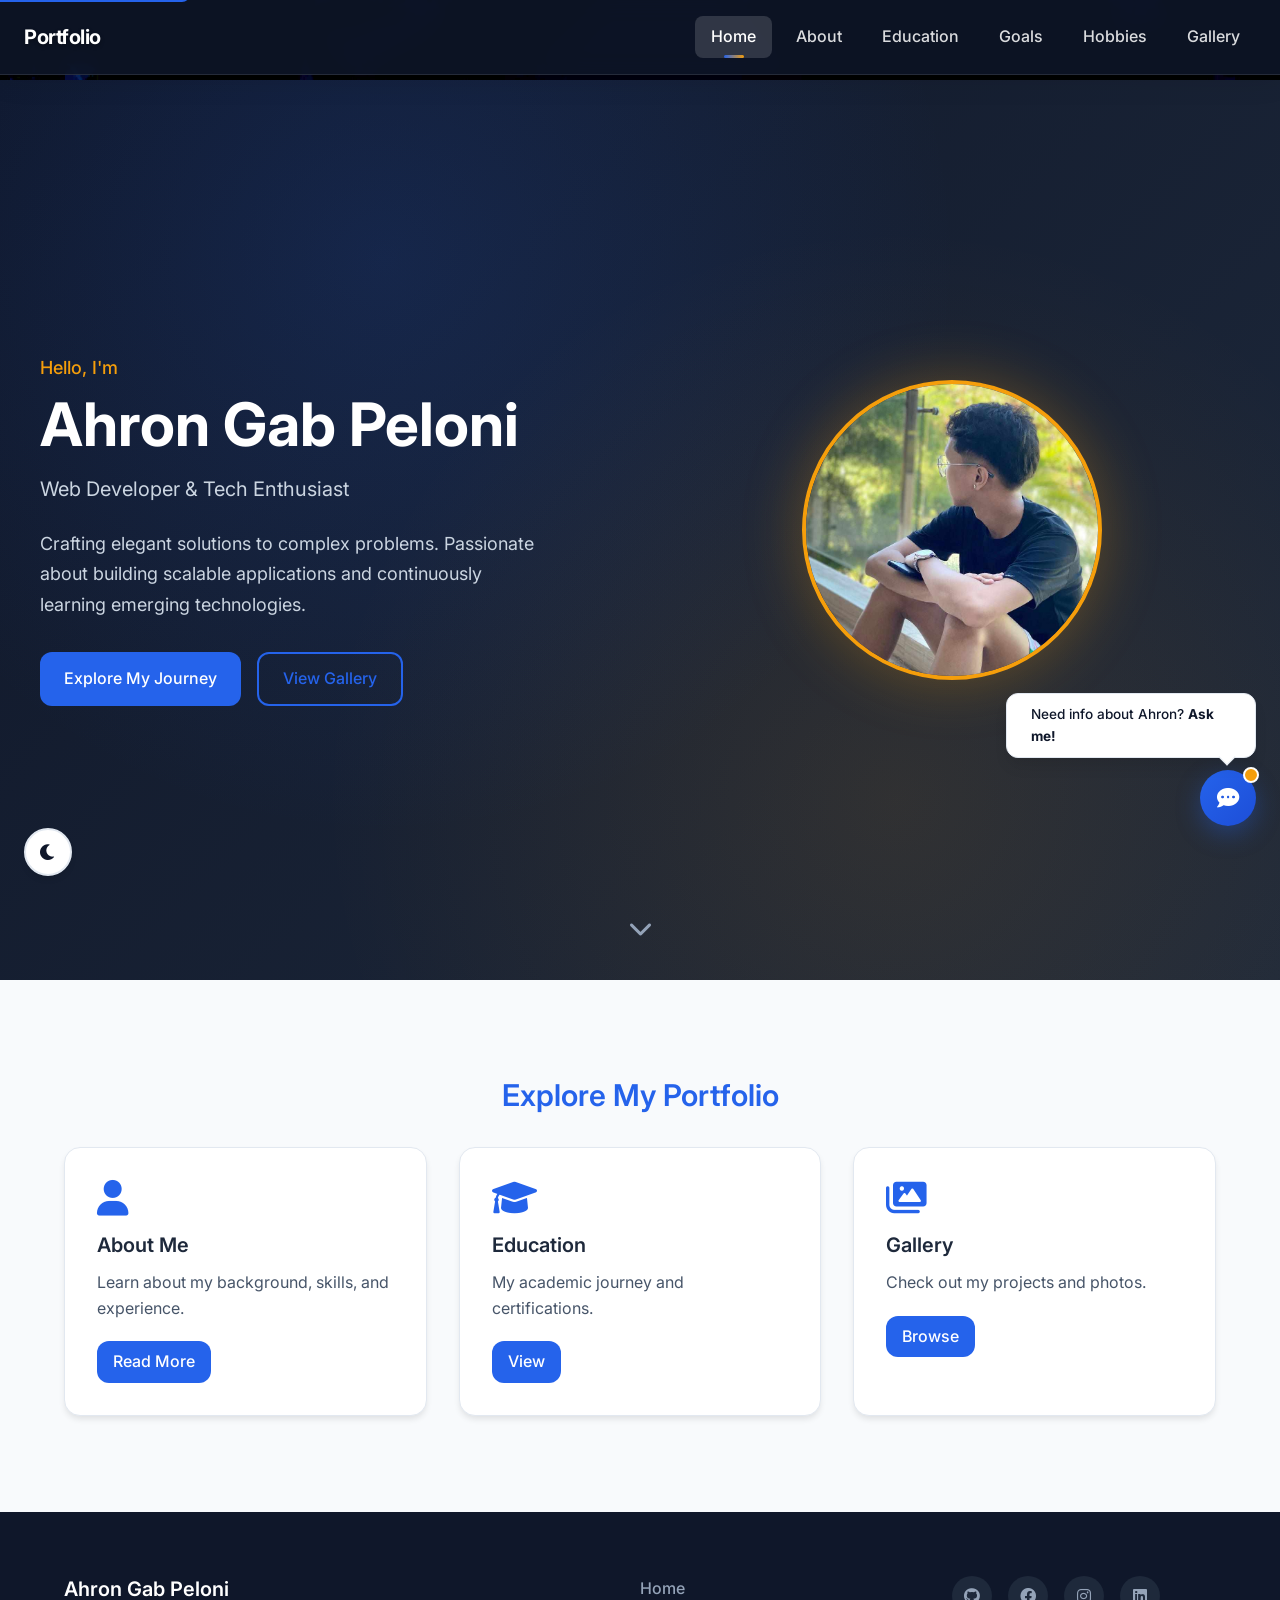
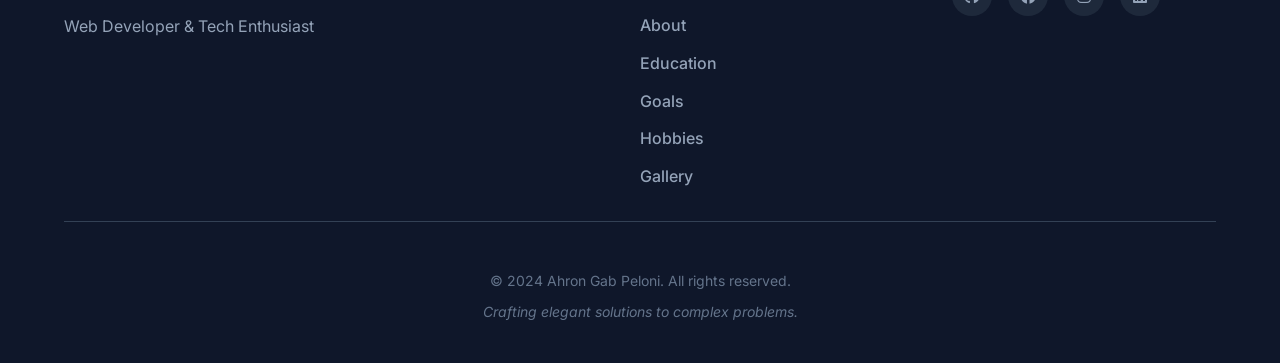
<file: Personal-Portfolio-main/Portfolio Updated/index.html>
<!doctype html>
<html lang="en" dir="ltr">
  <head>
    <meta charset="UTF-8" />
    <meta name="viewport" content="width=device-width, initial-scale=1.0" />
    <meta
      name="description"
      content="Ahron Gab Peloni - Web Developer & Tech Enthusiast. Portfolio showcasing projects, skills, education, and professional journey."
    />
    <meta
      name="keywords"
      content="Ahron Gab Peloni, Web Developer, Portfolio, Software Engineer, Information Technology"
    />
    <meta name="author" content="Ahron Gab Peloni" />
    <meta name="robots" content="index, follow" />
    <meta name="theme-color" content="#2563eb" />

    <!-- Open Graph / Facebook -->
    <meta property="og:type" content="website" />
    <meta property="og:url" content="https://ahrongabpeloni.dev/" />
    <meta
      property="og:title"
      content="Ahron Gab Peloni - Web Developer Portfolio"
    />
    <meta
      property="og:description"
      content="Web Developer & Tech Enthusiast. Crafting elegant solutions to complex problems."
    />
    <meta
      property="og:image"
      content="pages/profilepicture/profilepicture.jpg"
    />

    <!-- Twitter -->
    <meta name="twitter:card" content="summary_large_image" />
    <meta name="twitter:url" content="https://ahrongabpeloni.dev/" />
    <meta
      name="twitter:title"
      content="Ahron Gab Peloni - Web Developer Portfolio"
    />
    <meta
      name="twitter:description"
      content="Web Developer & Tech Enthusiast. Crafting elegant solutions to complex problems."
    />
    <meta
      name="twitter:image"
      content="pages/profilepicture/profilepicture.jpg"
    />

    <title>Ahron Gab Peloni - Web Developer & Tech Enthusiast</title>
    <link
      rel="icon"
      href="pages/profilepicture/profilepicture.jpg"
      type="image/jpeg"
    />
    <link rel="canonical" href="https://ahrongabpeloni.dev/" />
    <link rel="preconnect" href="https://fonts.googleapis.com" />
    <link rel="preconnect" href="https://fonts.gstatic.com" crossorigin />
    <link rel="preconnect" href="https://cdnjs.cloudflare.com" />

    <link rel="stylesheet" href="styles/main.css" />
    <link rel="stylesheet" href="styles/chatbot.css" />
    <link
      rel="stylesheet"
      href="https://cdnjs.cloudflare.com/ajax/libs/font-awesome/6.0.0/css/all.min.css"
    />
    <link
      href="https://fonts.googleapis.com/css2?family=Inter:wght@300;400;500;600;700&family=JetBrains+Mono:wght@400;500&display=swap"
      rel="stylesheet"
    />

    <script type="application/ld+json">
      {
        "@context": "https://schema.org",
        "@type": "Person",
        "name": "Ahron Gab Peloni",
        "jobTitle": "Web Developer",
        "description": "Web Developer & Tech Enthusiast passionate about building scalable applications.",
        "url": "https://ahrongabpeloni.dev/",
        "image": "pages/profilepicture/profilepicture.jpg",
        "sameAs": [
          "https://github.com/AhronGab",
          "https://www.facebook.com/ahronpeloni",
          "https://www.instagram.com/ahrongab_"
        ],
        "alumniOf": {
          "@type": "EducationalOrganization",
          "name": "Philippine Christian University"
        }
      }
    </script>
  </head>

  <body class="page-transition">
    <a href="#main-content" class="skip-link">Skip to main content</a>

    <nav class="navbar" role="navigation" aria-label="Main navigation">
      <a href="index.html" class="nav-brand">Portfolio</a>
      <div class="nav-links">
        <a href="index.html" class="nav-link active" aria-current="page"
          >Home</a
        >
        <a href="pages/about.html" class="nav-link">About</a>
        <a href="pages/education.html" class="nav-link">Education</a>
        <a href="pages/goals.html" class="nav-link">Goals</a>
        <a href="pages/hobbies.html" class="nav-link">Hobbies</a>
        <a href="pages/gallery.html" class="nav-link">Gallery</a>
      </div>
      <button class="hamburger" aria-label="Toggle menu" aria-expanded="false">
        <span></span>
        <span></span>
        <span></span>
      </button>
    </nav>

    <main id="main-content" class="main-content">
      <section class="hero-section">
        <div class="hero-content">
          <div class="hero-text">
            <p class="hero-greeting">Hello, I'm</p>
            <h1 class="hero-name">
              <span class="typewriter" id="typewriter"></span>
            </h1>
            <p class="hero-title">Web Developer & Tech Enthusiast</p>
            <p class="hero-description">
              Crafting elegant solutions to complex problems. Passionate about
              building scalable applications and continuously learning emerging
              technologies.
            </p>
            <div class="hero-cta">
              <a href="pages/about.html" class="btn btn-primary"
                >Explore My Journey</a
              >
              <a href="pages/gallery.html" class="btn btn-secondary"
                >View Gallery</a
              >
            </div>
          </div>
          <div class="hero-visual">
            <div class="profile-frame">
              <img
                src="pages/profilepicture/profilepicture.jpg"
                alt="Ahron Gab Peloni - Profile Picture"
                loading="lazy"
              />
            </div>
          </div>
        </div>
        <div class="scroll-indicator">
          <a href="#explore" aria-label="Scroll to explore section"
            ><i class="fas fa-chevron-down"></i
          ></a>
        </div>
      </section>

      <section
        id="explore"
        class="about-section"
        style="
          padding: var(--space-24) var(--space-6);
          text-align: center;
          background-color: transparent;
        "
      >
        <div class="container">
          <h2
            style="color: var(--color-primary); margin-bottom: var(--space-8)"
          >
            Explore My Portfolio
          </h2>
          <div
            style="
              display: grid;
              grid-template-columns: repeat(auto-fit, minmax(280px, 1fr));
              gap: var(--space-8);
              max-width: 1200px;
              margin: 0 auto;
              text-align: left;
            "
          >
            <a href="pages/about.html" class="preview-card stagger-item">
              <i class="fas fa-user"></i>
              <h3>About Me</h3>
              <p>Learn about my background, skills, and experience.</p>
              <span
                class="btn btn-primary"
                style="padding: var(--space-2) var(--space-4)"
                >Read More</span
              >
            </a>
            <a
              href="pages/education.html"
              class="preview-card stagger-item stagger-delay-1"
            >
              <i class="fas fa-graduation-cap"></i>
              <h3>Education</h3>
              <p>My academic journey and certifications.</p>
              <span
                class="btn btn-primary"
                style="padding: var(--space-2) var(--space-4)"
                >View</span
              >
            </a>
            <a
              href="pages/gallery.html"
              class="preview-card stagger-item stagger-delay-2"
            >
              <i class="fas fa-images"></i>
              <h3>Gallery</h3>
              <p>Check out my projects and photos.</p>
              <span
                class="btn btn-primary"
                style="padding: var(--space-2) var(--space-4)"
                >Browse</span
              >
            </a>
          </div>
        </div>
      </section>
    </main>

    <footer class="footer">
      <div class="container">
        <div class="footer-content">
          <div class="footer-brand">
            <h3>Ahron Gab Peloni</h3>
            <p>Web Developer & Tech Enthusiast</p>
          </div>
          <div class="footer-links">
            <a href="index.html">Home</a>
            <a href="pages/about.html">About</a>
            <a href="pages/education.html">Education</a>
            <a href="pages/goals.html">Goals</a>
            <a href="pages/hobbies.html">Hobbies</a>
            <a href="pages/gallery.html">Gallery</a>
          </div>
          <div class="footer-social">
            <a
              href="https://github.com/AhronGab"
              target="_blank"
              rel="noopener noreferrer"
              aria-label="GitHub"
              ><i class="fab fa-github"></i
            ></a>
            <a
              href="https://www.facebook.com/ahronpeloni"
              target="_blank"
              rel="noopener noreferrer"
              aria-label="Facebook"
              ><i class="fab fa-facebook"></i
            ></a>
            <a
              href="https://www.instagram.com/ahrongab_"
              target="_blank"
              rel="noopener noreferrer"
              aria-label="Instagram"
              ><i class="fab fa-instagram"></i
            ></a>
            <a
              href="https://www.linkedin.com/in/ahron-gab-peloni-ba6182405"
              target="_blank"
              rel="noopener noreferrer"
              aria-label="LinkedIn"
              ><i class="fab fa-linkedin"></i
            ></a>
          </div>
        </div>
        <div class="footer-bottom">
          <p>&copy; 2024 Ahron Gab Peloni. All rights reserved.</p>
          <p class="footer-tagline">
            Crafting elegant solutions to complex problems.
          </p>
        </div>
      </div>
    </footer>

    <button
      class="scroll-to-top"
      aria-label="Scroll to top"
      title="Scroll to top"
    >
      <i class="fas fa-arrow-up"></i>
    </button>
    <button
      class="theme-toggle"
      aria-label="Toggle dark mode"
      title="Toggle dark mode"
    >
      <i class="fas fa-moon"></i>
    </button>

    <script src="js/main.js"></script>
    <script src="js/chatbot.js"></script>
  </body>
</html>
</file>
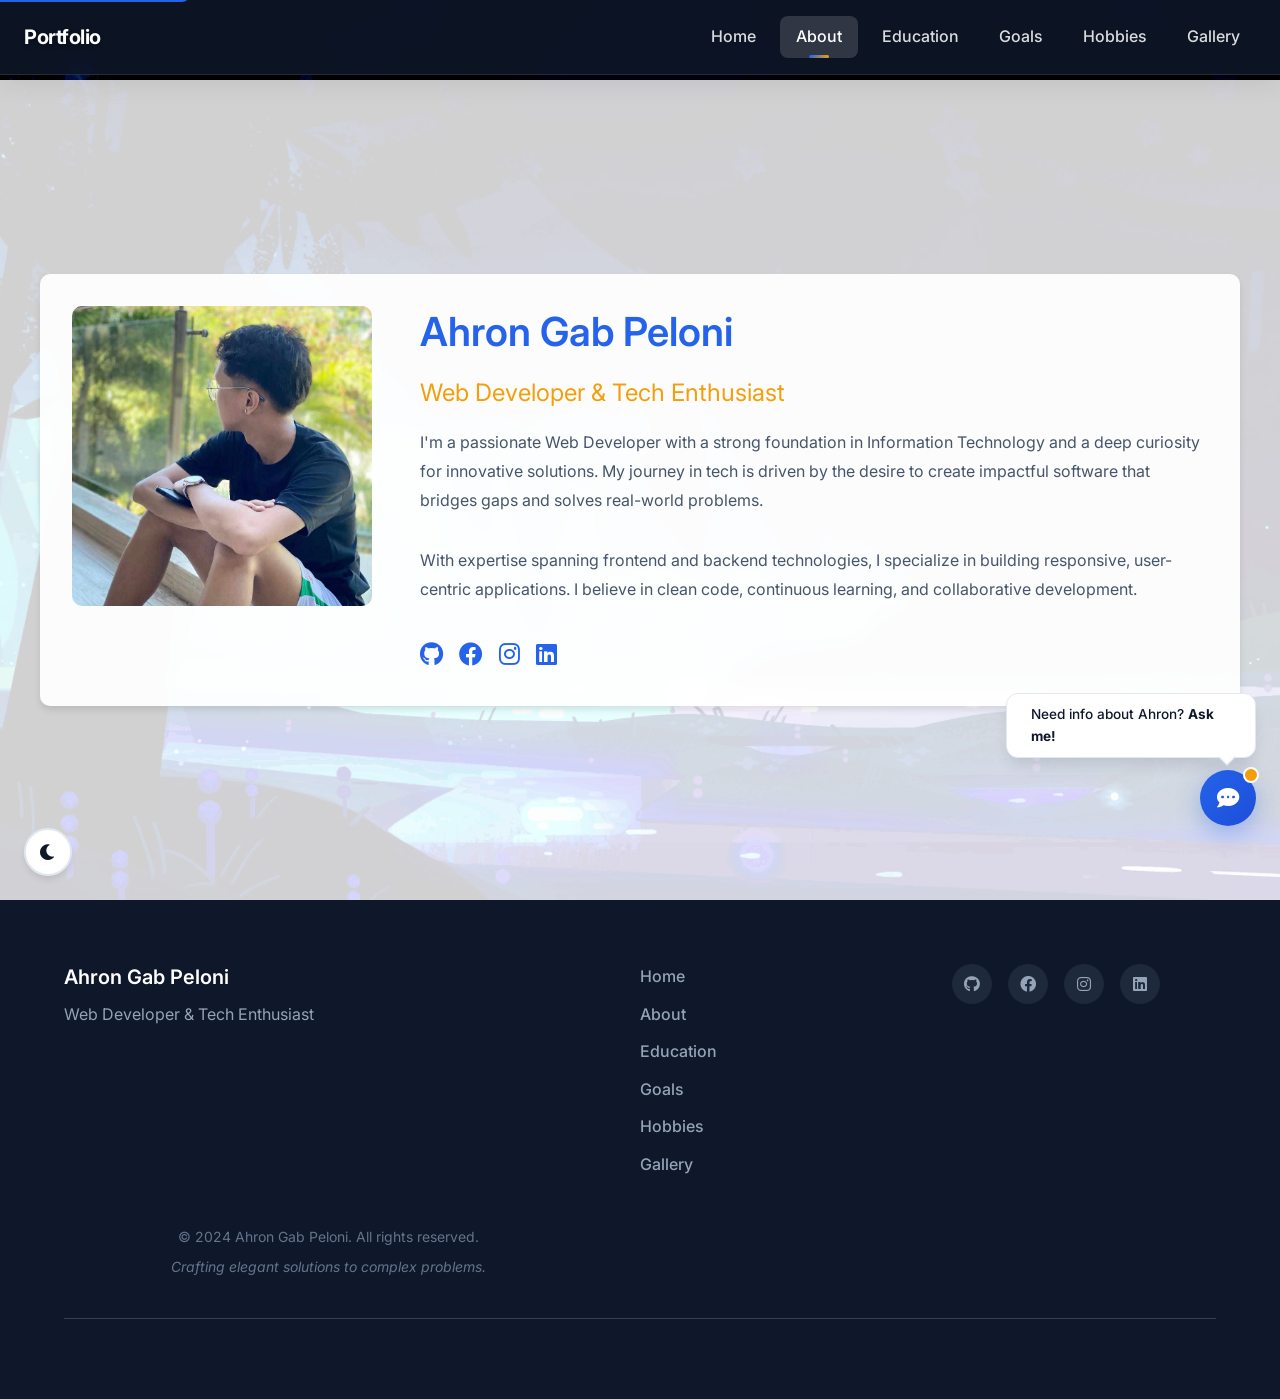
<file: Personal-Portfolio-main/Portfolio Updated/pages/about.html>
<!DOCTYPE html>
<html lang="en" dir="ltr">

<head>
  <meta charset="UTF-8">
  <meta name="viewport" content="width=device-width, initial-scale=1.0">
  <meta name="description"
    content="About Ahron Gab Peloni - Web Developer. Background, skills, and professional experience.">
  <meta name="keywords" content="Ahron Gab Peloni, About, Web Developer, Skills, Experience">
  <meta name="author" content="Ahron Gab Peloni">
  <meta name="robots" content="index, follow">
  <meta name="theme-color" content="#2563eb">
  <meta property="og:type" content="profile">
  <meta property="og:title" content="About Ahron Gab Peloni - Web Developer">
  <meta property="og:description" content="Learn about my background, skills, and professional experience.">
  <meta property="og:image" content="profilepicture/profilepicture.jpg">
  <title>About Me - Ahron Gab Peloni</title>
  <link rel="icon" href="profilepicture/profilepicture.jpg" type="image/jpeg">
  <link rel="preconnect" href="https://fonts.googleapis.com">
  <link rel="preconnect" href="https://fonts.gstatic.com" crossorigin>
  <link rel="preconnect" href="https://cdnjs.cloudflare.com">
  <link rel="stylesheet" href="../styles/main.css">
  <link rel="stylesheet" href="../styles/about.css">
  <link rel="stylesheet" href="../styles/chatbot.css">
  <link rel="stylesheet" href="https://cdnjs.cloudflare.com/ajax/libs/font-awesome/6.0.0/css/all.min.css">
  <link
    href="https://fonts.googleapis.com/css2?family=Inter:wght@300;400;500;600;700&family=JetBrains+Mono:wght@400;500&display=swap"
    rel="stylesheet">
</head>

<body class="page-transition">
  <a href="#main-content" class="skip-link">Skip to main content</a>

  <nav class="navbar" role="navigation" aria-label="Main navigation">
    <a href="../index.html" class="nav-brand">Portfolio</a>
    <div class="nav-links">
      <a href="../index.html" class="nav-link">Home</a>
      <a href="about.html" class="nav-link active" aria-current="page">About</a>
      <a href="education.html" class="nav-link">Education</a>
      <a href="goals.html" class="nav-link">Goals</a>
      <a href="hobbies.html" class="nav-link">Hobbies</a>
      <a href="gallery.html" class="nav-link">Gallery</a>
    </div>
    <button class="hamburger" aria-label="Toggle menu" aria-expanded="false">
      <span></span><span></span><span></span>
    </button>
  </nav>

  <main id="main-content" class="main-content">
    <section class="about-section">
      <div class="profile-container">
        <div class="profile-image">
          <img src="profilepicture/profilepicture.jpg" alt="Ahron Gab Peloni" loading="lazy">
        </div>
        <div class="profile-info">
          <h1>Ahron Gab Peloni</h1>
          <p class="intro">Web Developer & Tech Enthusiast</p>
          <p class="description">
            I'm a passionate Web Developer with a strong foundation in
            Information Technology and a deep curiosity for innovative
            solutions. My journey in tech is driven by the desire to create
            impactful software that bridges gaps and solves real-world
            problems.
          </p>
          <p class="description">
            With expertise spanning frontend and backend technologies, I
            specialize in building responsive, user-centric applications. I
            believe in clean code, continuous learning, and collaborative
            development.
          </p>
          <div class="social-links">
            <a href="https://github.com/AhronGab" target="_blank" rel="noopener noreferrer" class="social-link"
              aria-label="GitHub"><i class="fab fa-github"></i></a>
            <a href="https://www.facebook.com/ahronpeloni" target="_blank" rel="noopener noreferrer" class="social-link"
              aria-label="Facebook"><i class="fab fa-facebook"></i></a>
            <a href="https://www.instagram.com/ahrongab_" target="_blank" rel="noopener noreferrer" class="social-link"
              aria-label="Instagram"><i class="fab fa-instagram"></i></a>
            <a href="https://www.linkedin.com/in/ahron-gab-peloni-ba6182405" target="_blank" rel="noopener noreferrer" class="social-link"
              aria-label="LinkedIn"><i class="fab fa-linkedin"></i></a>
          </div>
        </div>
    </section>
  </main>

  <footer class="footer">
    <div class="container">
      <div class="footer-content">
        <div class="footer-brand">
          <h3>Ahron Gab Peloni</h3>
          <p>Web Developer & Tech Enthusiast</p>
        </div>
        <div class="footer-links">
          <a href="../index.html">Home</a>
          <a href="about.html">About</a>
          <a href="education.html">Education</a>
          <a href="goals.html">Goals</a>
          <a href="hobbies.html">Hobbies</a>
          <a href="gallery.html">Gallery</a>
        </div>
        <div class="footer-social">
          <a href="https://github.com/AhronGab" target="_blank" rel="noopener noreferrer" aria-label="GitHub"><i
              class="fab fa-github"></i></a>
          <a href="https://www.facebook.com/ahronpeloni" target="_blank" rel="noopener noreferrer"
            aria-label="Facebook"><i class="fab fa-facebook"></i></a>
          <a href="https://www.instagram.com/ahrongab_" target="_blank" rel="noopener noreferrer"
            aria-label="Instagram"><i class="fab fa-instagram"></i></a>
          <a href="https://www.linkedin.com/in/ahron-gab-peloni-ba6182405" target="_blank" rel="noopener noreferrer"
            aria-label="LinkedIn"><i class="fab fa-linkedin"></i></a>
        </div>
        <div class="footer-bottom">
          <p>&copy; 2024 Ahron Gab Peloni. All rights reserved.</p>
          <p class="footer-tagline">Crafting elegant solutions to complex problems.</p>
        </div>
  </footer>

  <button class="scroll-to-top" aria-label="Scroll to top" title="Scroll to top">
    <i class="fas fa-arrow-up"></i>
  </button>
  <button class="theme-toggle" aria-label="Toggle dark mode" title="Toggle dark mode">
    <i class="fas fa-moon"></i>
  </button>

  <script src="../js/main.js"></script>
  <script src="../js/chatbot.js"></script>
</body>

</html>
</file>
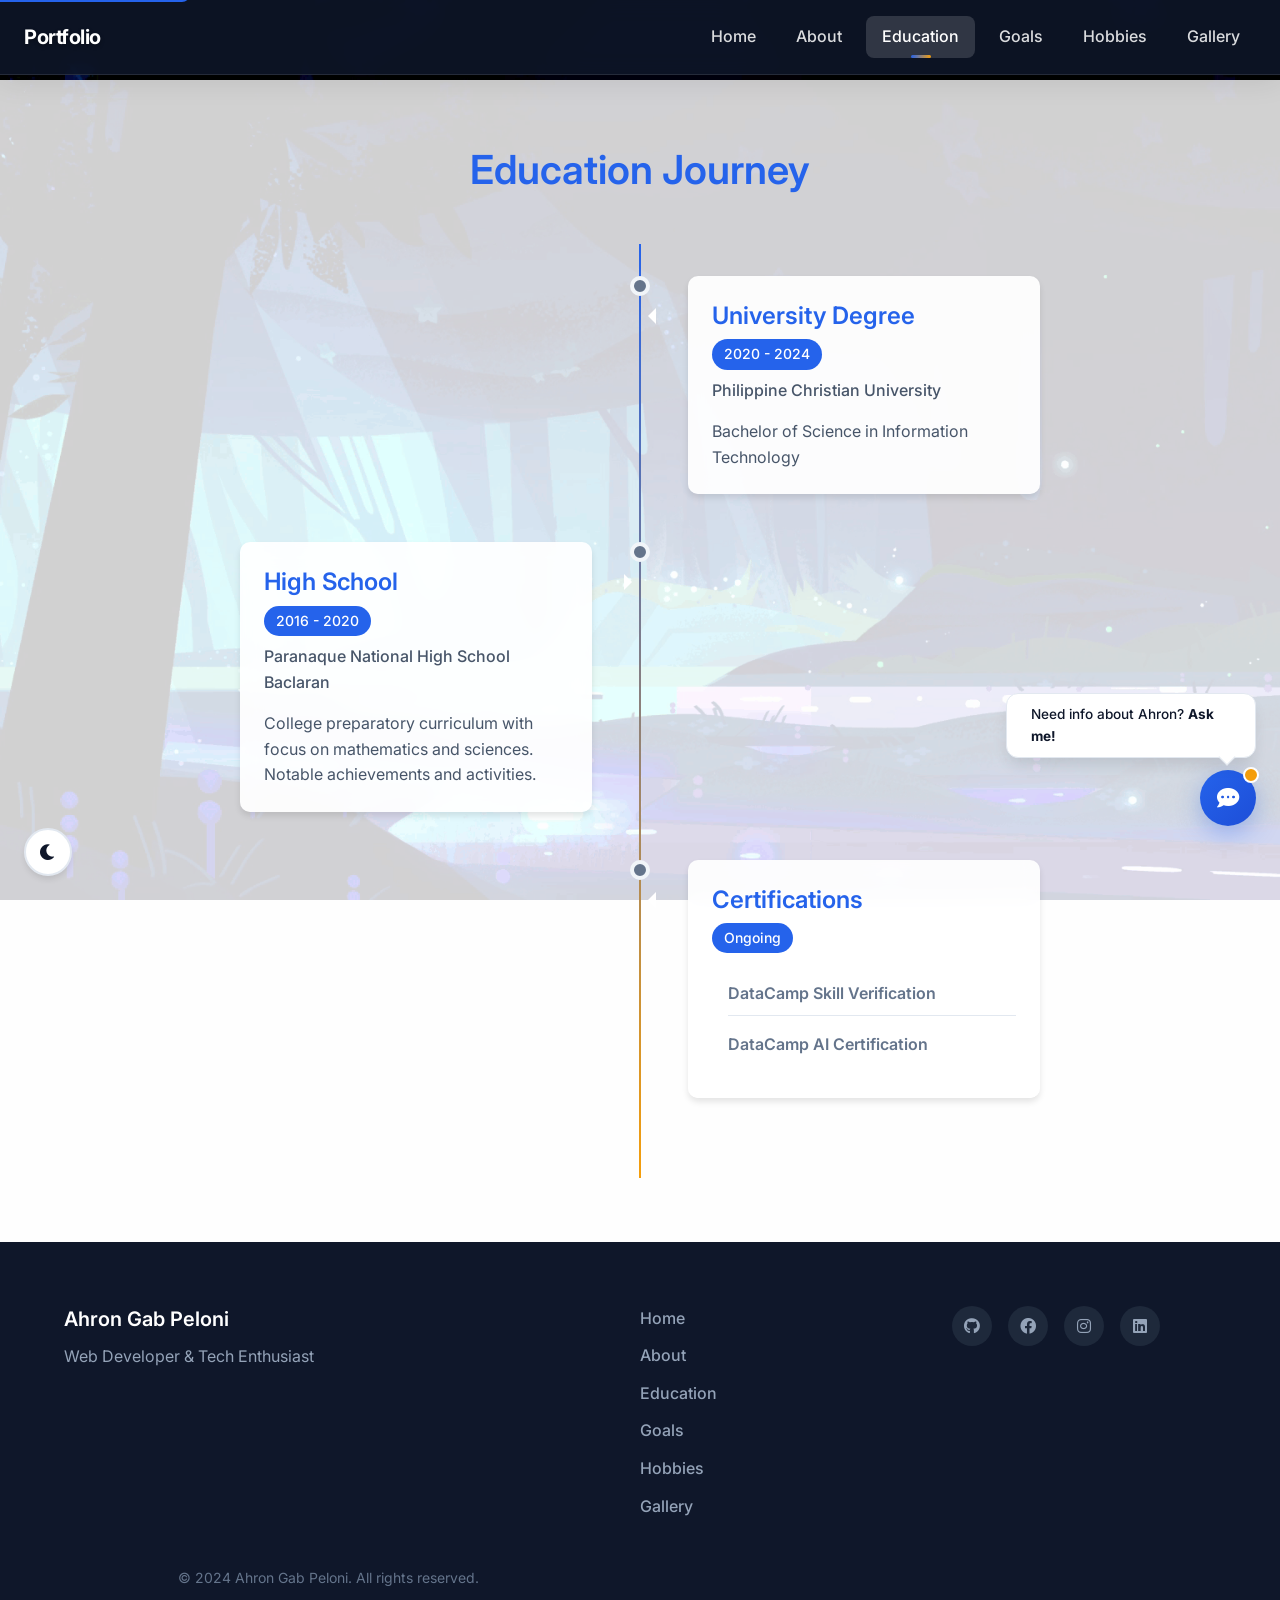
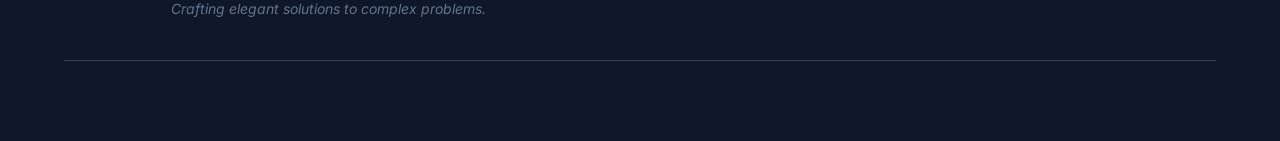
<file: Personal-Portfolio-main/Portfolio Updated/pages/education.html>
<!DOCTYPE html>
<html lang="en" dir="ltr">
<head>
  <meta charset="UTF-8">
  <meta name="viewport" content="width=device-width, initial-scale=1.0">
  <meta name="description" content="Education and certifications of Ahron Gab Peloni - Web Developer. Philippine Christian University graduate.">
  <meta name="keywords" content="Ahron Gab Peloni, Education, University, Certifications, DataCamp">
  <meta name="author" content="Ahron Gab Peloni">
  <meta name="robots" content="index, follow">
  <meta name="theme-color" content="#2563eb">
  <meta property="og:type" content="website">
  <meta property="og:title" content="Education - Ahron Gab Peloni">
  <meta property="og:description" content="My academic journey and professional certifications.">
  <meta property="og:image" content="profilepicture/profilepicture.jpg">
  <title>Education - Ahron Gab Peloni</title>
  <link rel="icon" href="profilepicture/profilepicture.jpg" type="image/jpeg">
  <link rel="preconnect" href="https://fonts.googleapis.com">
  <link rel="preconnect" href="https://fonts.gstatic.com" crossorigin>
  <link rel="preconnect" href="https://cdnjs.cloudflare.com">
  <link rel="stylesheet" href="../styles/main.css">
  <link rel="stylesheet" href="../styles/education.css">
  <link rel="stylesheet" href="../styles/chatbot.css">
  <link rel="stylesheet" href="https://cdnjs.cloudflare.com/ajax/libs/font-awesome/6.0.0/css/all.min.css">
  <link href="https://fonts.googleapis.com/css2?family=Inter:wght@300;400;500;600;700&family=JetBrains+Mono:wght@400;500&display=swap" rel="stylesheet">
</head>
<body class="page-transition">
  <a href="#main-content" class="skip-link">Skip to main content</a>

    <nav class="navbar" role="navigation" aria-label="Main navigation">
      <a href="../index.html" class="nav-brand">Portfolio</a>
      <div class="nav-links">
      <a href="../index.html" class="nav-link">Home</a>
      <a href="about.html" class="nav-link">About</a>
      <a href="education.html" class="nav-link active" aria-current="page">Education</a>
      <a href="goals.html" class="nav-link">Goals</a>
      <a href="hobbies.html" class="nav-link">Hobbies</a>
      <a href="gallery.html" class="nav-link">Gallery</a>
    </div>
    <button class="hamburger" aria-label="Toggle menu" aria-expanded="false">
      <span></span><span></span><span></span>
    </button>
  </nav>

  <main id="main-content" class="main-content">
    <section class="education-section">
      <h1>Education Journey</h1>
      <div class="timeline">
        <div class="timeline-item">
          <div class="timeline-content">
            <h3>University Degree</h3>
            <p class="period">2020 - 2024</p>
            <p class="institution">Philippine Christian University</p>
            <p class="description">Bachelor of Science in Information Technology</p>
          </div>
        </div>
        <div class="timeline-item">
          <div class="timeline-content">
            <h3>High School</h3>
            <p class="period">2016 - 2020</p>
            <p class="institution">Paranaque National High School Baclaran</p>
            <p class="description">College preparatory curriculum with focus on mathematics and sciences. Notable achievements and activities.</p>
          </div>
        </div>
        <div class="timeline-item">
          <div class="timeline-content">
            <h3>Certifications</h3>
            <p class="period">Ongoing</p>
            <ul class="cert-list">
              <li><a href="https://www.datacamp.com/skill-verification/DL0031254637400" target="_blank" rel="noopener noreferrer">DataCamp Skill Verification</a></li>
              <li><a href="https://www.datacamp.com/skill-verification/AIF0026150232168" target="_blank" rel="noopener noreferrer">DataCamp AI Certification</a></li>
            </ul>
          </div>
        </div>
    </section>
  </main>

  <footer class="footer">
    <div class="container">
      <div class="footer-content">
        <div class="footer-brand"><h3>Ahron Gab Peloni</h3><p>Web Developer & Tech Enthusiast</p></div>
        <div class="footer-links">
          <a href="../index.html">Home</a><a href="about.html">About</a><a href="education.html">Education</a>
          <a href="goals.html">Goals</a><a href="hobbies.html">Hobbies</a><a href="gallery.html">Gallery</a>
        </div>
        <div class="footer-social">
          <a href="https://github.com/AhronGab" target="_blank" rel="noopener noreferrer" aria-label="GitHub"><i class="fab fa-github"></i></a>
          <a href="https://www.facebook.com/ahronpeloni" target="_blank" rel="noopener noreferrer" aria-label="Facebook"><i class="fab fa-facebook"></i></a>
          <a href="https://www.instagram.com/ahrongab_" target="_blank" rel="noopener noreferrer" aria-label="Instagram"><i class="fab fa-instagram"></i></a>
          <a href="https://www.linkedin.com/in/ahron-gab-peloni-ba6182405" target="_blank" rel="noopener noreferrer" aria-label="LinkedIn"><i class="fab fa-linkedin"></i></a>
        </div>
      <div class="footer-bottom">
        <p>&copy; 2024 Ahron Gab Peloni. All rights reserved.</p>
        <p class="footer-tagline">Crafting elegant solutions to complex problems.</p>
      </div>
  </footer>

  <button class="scroll-to-top" aria-label="Scroll to top" title="Scroll to top"><i class="fas fa-arrow-up"></i></button>
  <button class="theme-toggle" aria-label="Toggle dark mode" title="Toggle dark mode"><i class="fas fa-moon"></i></button>

  <script src="../js/main.js"></script>
  <script src="../js/chatbot.js"></script>
</body>
</html>
</file>
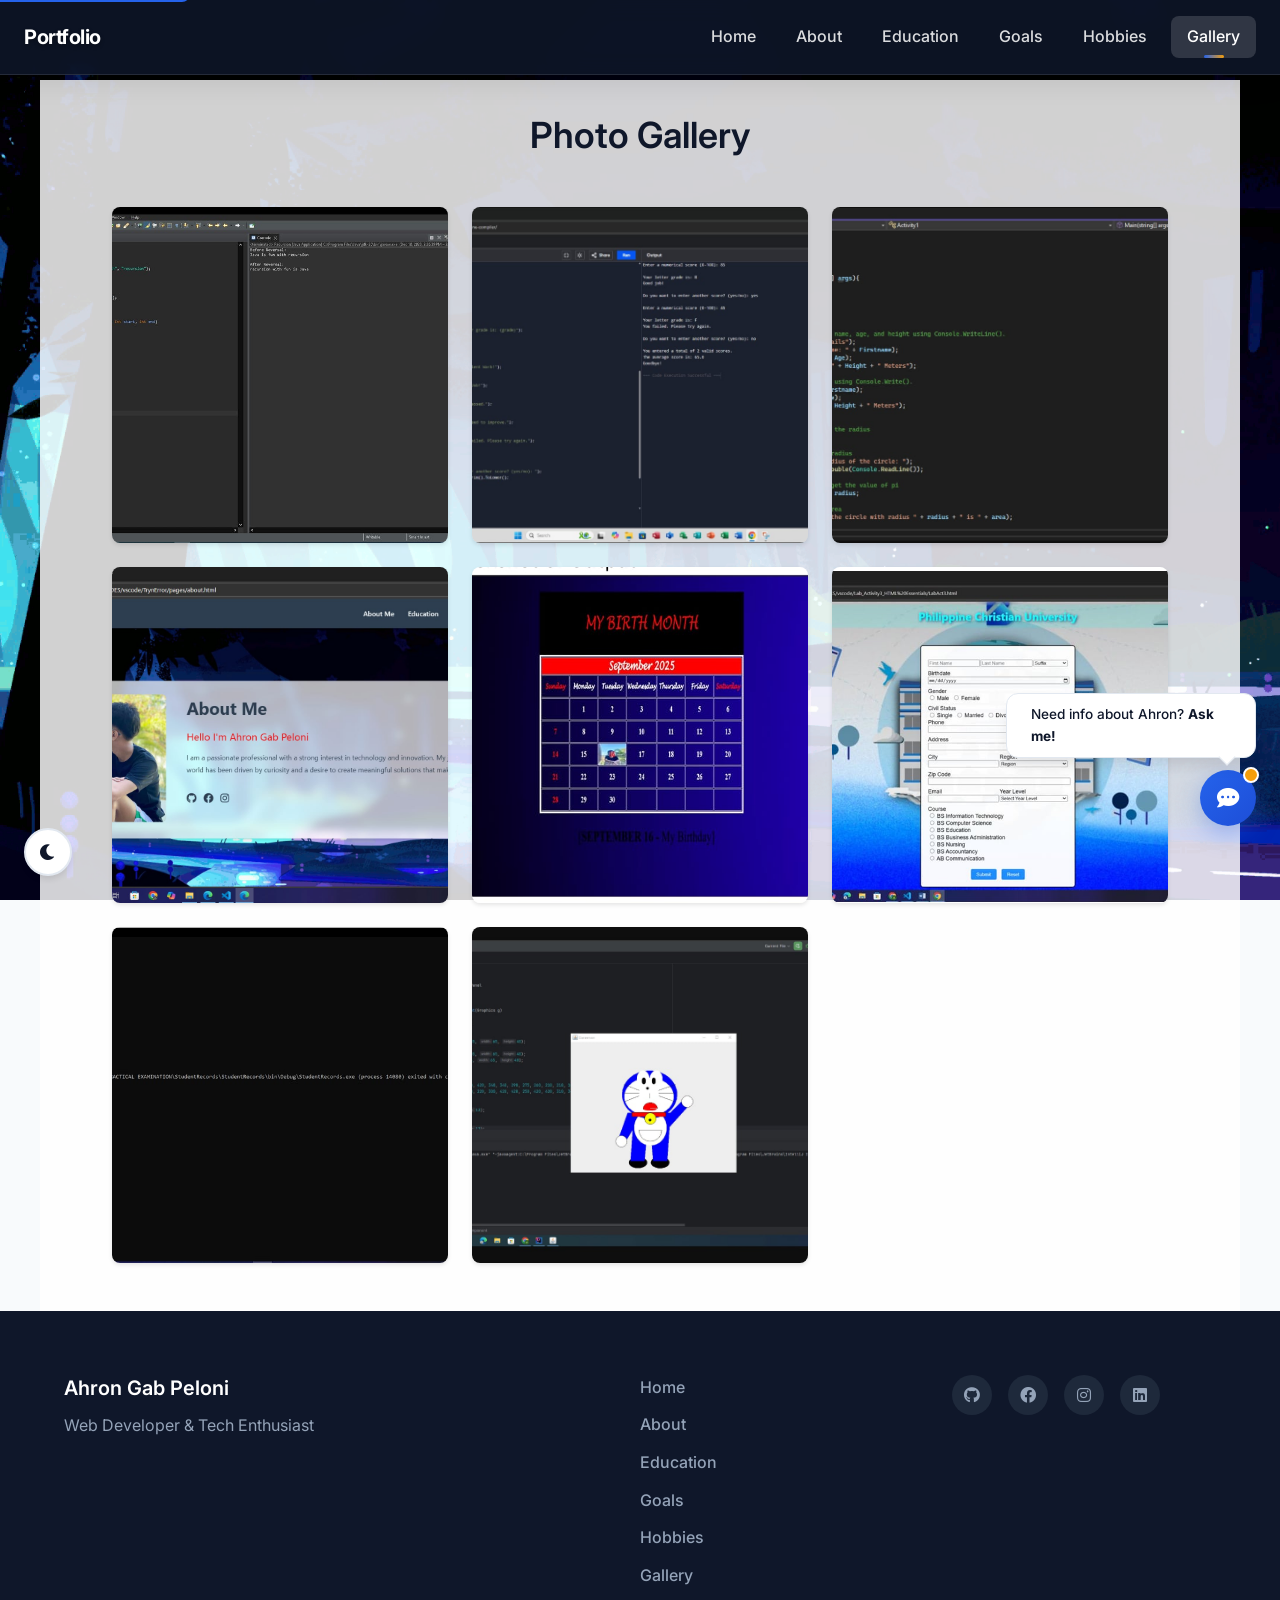
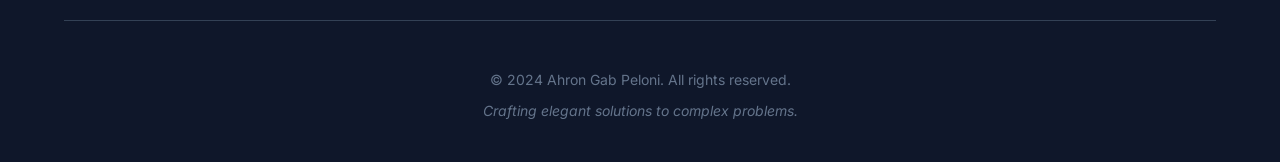
<file: Personal-Portfolio-main/Portfolio Updated/pages/gallery.html>
<!doctype html>
<html lang="en" dir="ltr">
  <head>
    <meta charset="UTF-8" />
    <meta name="viewport" content="width=device-width, initial-scale=1.0" />
    <meta
      name="description"
      content="Photo gallery of Ahron Gab Peloni's projects and moments. Web Developer portfolio gallery."
    />
    <meta
      name="keywords"
      content="Ahron Gab Peloni, Portfolio Gallery, Projects, Photos"
    />
    <meta name="author" content="Ahron Gab Peloni" />
    <meta name="robots" content="index, follow" />
    <meta name="theme-color" content="#2563eb" />
    <meta property="og:type" content="website" />
    <meta property="og:title" content="Gallery - Ahron Gab Peloni" />
    <meta
      property="og:description"
      content="Photo gallery of projects and moments."
    />
    <meta property="og:image" content="profilepicture/profilepicture.jpg" />
    <title>Gallery - Ahron Gab Peloni</title>
    <link
      rel="icon"
      href="profilepicture/profilepicture.jpg"
      type="image/jpeg"
    />
    <link rel="preconnect" href="https://fonts.googleapis.com" />
    <link rel="preconnect" href="https://fonts.gstatic.com" crossorigin />
    <link rel="preconnect" href="https://cdnjs.cloudflare.com" />
    <link rel="stylesheet" href="../styles/main.css" />
    <link rel="stylesheet" href="../styles/gallery.css" />
    <link rel="stylesheet" href="../styles/chatbot.css" />
    <link
      rel="stylesheet"
      href="https://cdnjs.cloudflare.com/ajax/libs/font-awesome/6.0.0/css/all.min.css"
    />
    <link
      href="https://fonts.googleapis.com/css2?family=Inter:wght@300;400;500;600;700&family=JetBrains+Mono:wght@400;500&display=swap"
      rel="stylesheet"
    />
  </head>
  <body class="page-transition">
    <a href="#main-content" class="skip-link">Skip to main content</a>

    <nav class="navbar" role="navigation" aria-label="Main navigation">
      <div class="nav-brand">Portfolio</div>
      <div class="nav-links">
        <a href="../index.html" class="nav-link">Home</a>
        <a href="about.html" class="nav-link">About</a>
        <a href="education.html" class="nav-link">Education</a>
        <a href="goals.html" class="nav-link">Goals</a>
        <a href="hobbies.html" class="nav-link">Hobbies</a>
        <a href="gallery.html" class="nav-link active" aria-current="page"
          >Gallery</a
        >
      </div>
      <button class="hamburger" aria-label="Toggle menu" aria-expanded="false">
        <span></span>
        <span></span>
        <span></span>
      </button>
    </nav>

    <main id="main-content" class="main-content">
      <section class="gallery-section">
        <div class="container">
          <h1>Photo Gallery</h1>
          <div class="gallery-grid">
            <div class="gallery-item">
              <img
                src="gallerypicture/picture1.jpg"
                alt="Project screenshot 1"
              />
              <div class="overlay">
                <div class="caption">Project Alpha</div>
              </div>
            </div>
            <div class="gallery-item">
              <img
                src="gallerypicture/picture2.jpg"
                alt="Project screenshot 2"
              />
              <div class="overlay"><div class="caption">Project Beta</div></div>
            </div>
            <div class="gallery-item">
              <img
                src="gallerypicture/picture3.jpg"
                alt="Project screenshot 3"
              />
              <div class="overlay">
                <div class="caption">Project Gamma</div>
              </div>
            </div>
            <div class="gallery-item">
              <img
                src="gallerypicture/picture4.jpg"
                alt="Project screenshot 4"
              />
              <div class="overlay">
                <div class="caption">Project Delta</div>
              </div>
            </div>
            <div class="gallery-item">
              <img
                src="gallerypicture/picture5.jpg"
                alt="Project screenshot 5"
              />
              <div class="overlay">
                <div class="caption">Project Epsilon</div>
              </div>
            </div>
            <div class="gallery-item">
              <img
                src="gallerypicture/picture6.jpg"
                alt="Project screenshot 6"
              />
              <div class="overlay"><div class="caption">Project Zeta</div></div>
            </div>
            <div class="gallery-item">
              <img
                src="gallerypicture/picture7.jpg"
                alt="Project screenshot 7"
              />
              <div class="overlay"><div class="caption">Project Eta</div></div>
            </div>
            <div class="gallery-item">
              <img
                src="gallerypicture/picture8.jpg"
                alt="Project screenshot 8"
              />
              <div class="overlay">
                <div class="caption">Project Theta</div>
              </div>
            </div>
          </div>
        </div>
      </section>
    </main>

    <!-- Lightbox Modal -->
    <div id="lightbox" class="lightbox">
      <span class="close-lightbox" aria-label="Close lightbox">&times;</span>
      <img id="lightbox-img" class="lightbox-content" alt="Enlarged view" />
      <div id="lightbox-caption" class="lightbox-caption"></div>
    </div>

    <footer class="footer">
      <div class="container">
        <div class="footer-content">
          <div class="footer-brand">
            <h3>Ahron Gab Peloni</h3>
            <p>Web Developer & Tech Enthusiast</p>
          </div>
          <div class="footer-links">
            <a href="../index.html">Home</a>
            <a href="about.html">About</a>
            <a href="education.html">Education</a>
            <a href="goals.html">Goals</a>
            <a href="hobbies.html">Hobbies</a>
            <a href="gallery.html">Gallery</a>
          </div>
          <div class="footer-social">
            <a
              href="https://github.com/AhronGab"
              target="_blank"
              rel="noopener noreferrer"
              aria-label="GitHub"
              ><i class="fab fa-github"></i
            ></a>
            <a
              href="https://www.facebook.com/ahronpeloni"
              target="_blank"
              rel="noopener noreferrer"
              aria-label="Facebook"
              ><i class="fab fa-facebook"></i
            ></a>
            <a
              href="https://www.instagram.com/ahrongab_"
              target="_blank"
              rel="noopener noreferrer"
              aria-label="Instagram"
              ><i class="fab fa-instagram"></i
            ></a>
            <a
              href="https://www.linkedin.com/in/ahron-gab-peloni-ba6182405"
              target="_blank"
              rel="noopener noreferrer"
              aria-label="LinkedIn"
              ><i class="fab fa-linkedin"></i
            ></a>
          </div>
        </div>
        <div class="footer-bottom">
          <p>&copy; 2024 Ahron Gab Peloni. All rights reserved.</p>
          <p class="footer-tagline">
            Crafting elegant solutions to complex problems.
          </p>
        </div>
      </div>
    </footer>

    <button
      class="scroll-to-top"
      aria-label="Scroll to top"
      title="Scroll to top"
    >
      <i class="fas fa-arrow-up"></i>
    </button>
    <button
      class="theme-toggle"
      aria-label="Toggle dark mode"
      title="Toggle dark mode"
    >
      <i class="fas fa-moon"></i>
    </button>

    <script src="../js/main.js"></script>
    <script src="../js/gallery.js"></script>
    <script src="../js/chatbot.js"></script>
  </body>
</html>
</file>
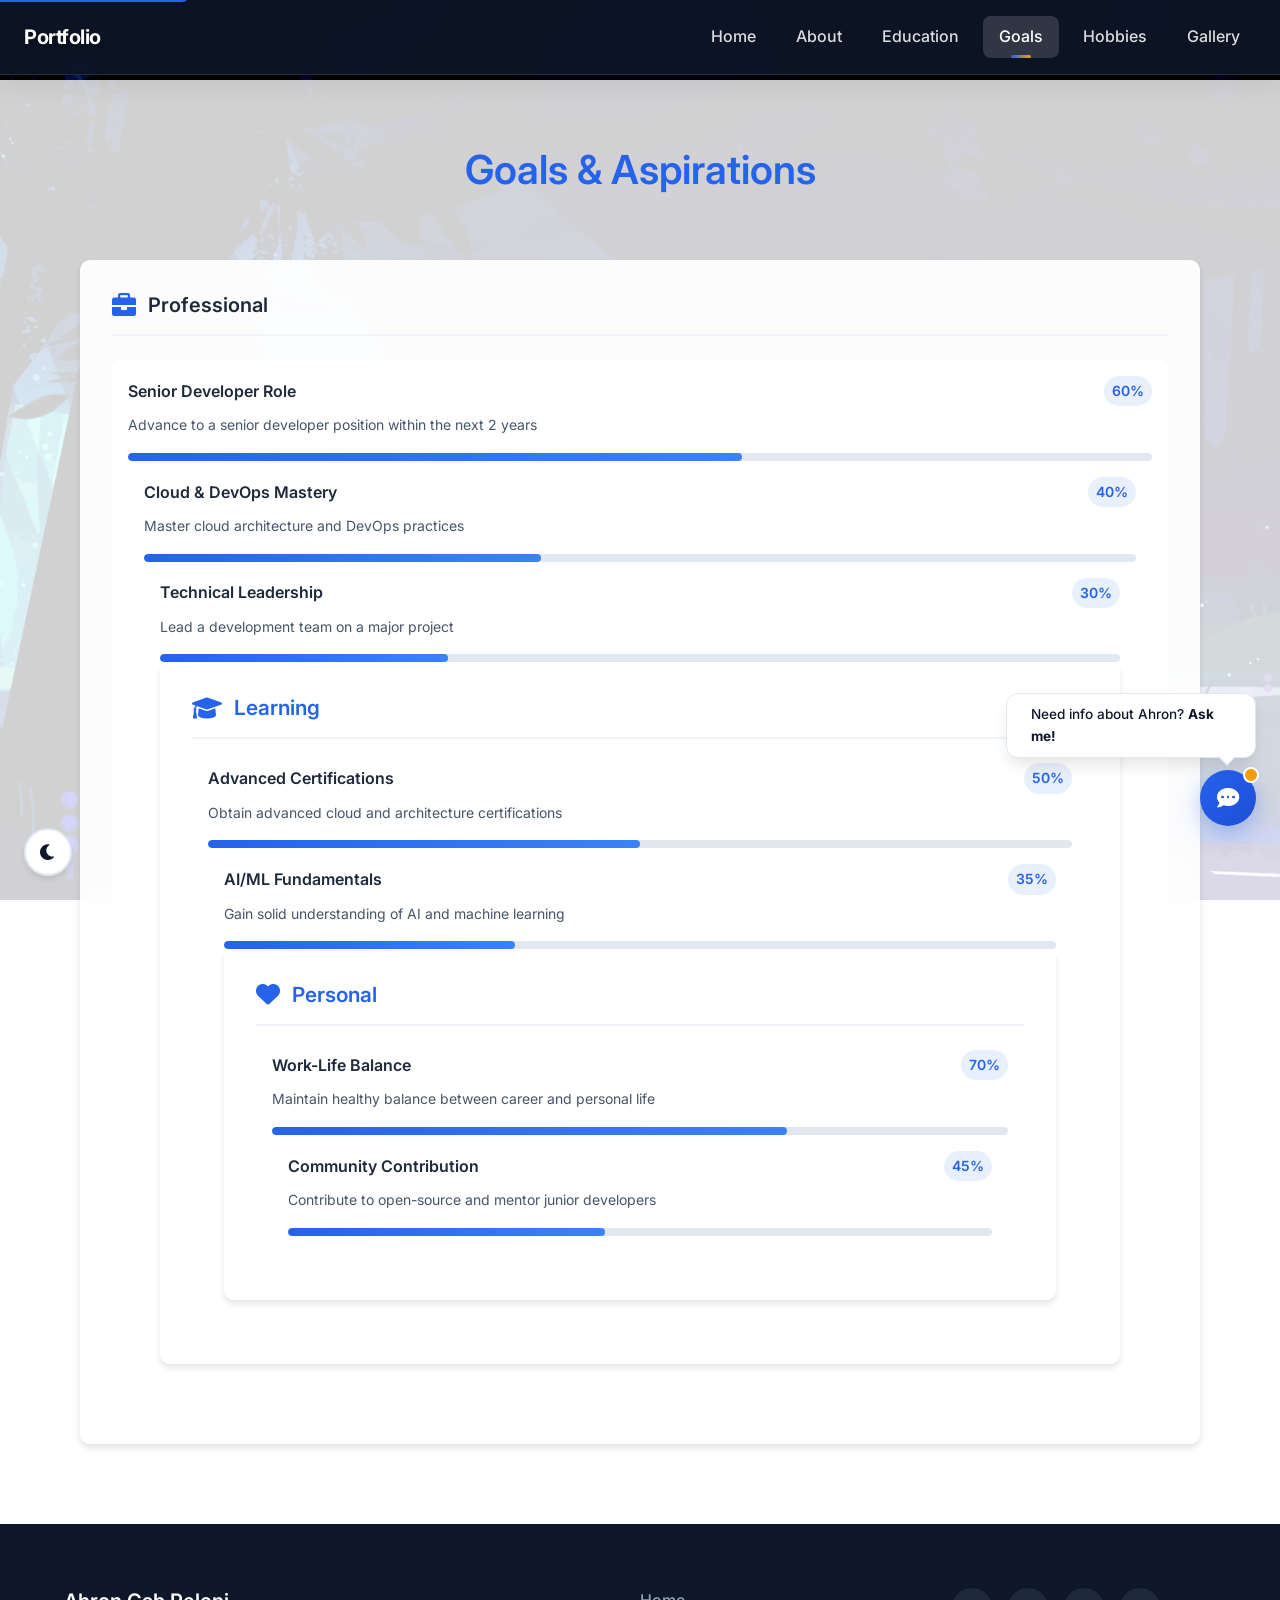
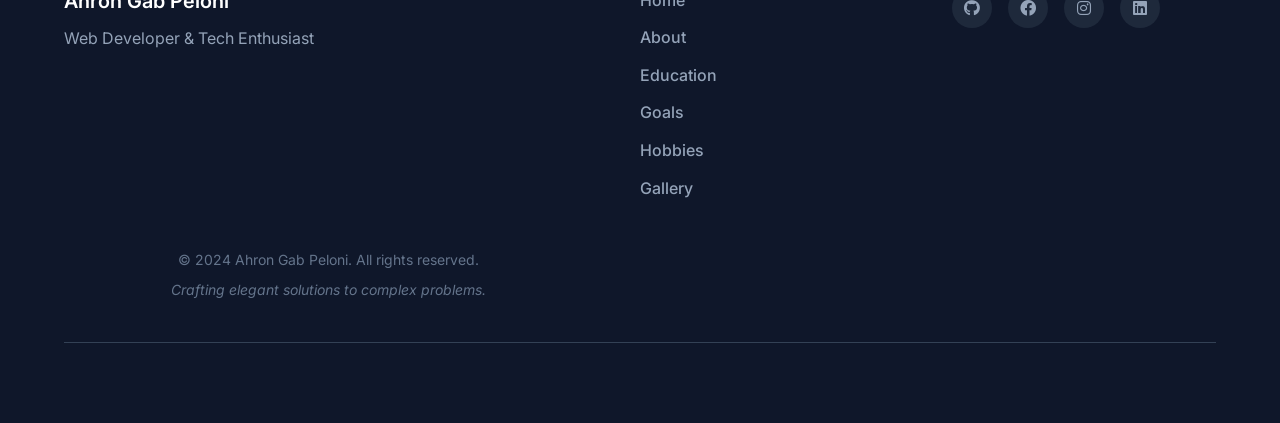
<file: Personal-Portfolio-main/Portfolio Updated/pages/goals.html>
<!DOCTYPE html>
<html lang="en" dir="ltr">
<head>
  <meta charset="UTF-8">
  <meta name="viewport" content="width=device-width, initial-scale=1.0">
  <meta name="description" content="Goals and aspirations of Ahron Gab Peloni - Web Developer. Professional, learning, and personal goals.">
  <meta name="keywords" content="Ahron Gab Peloni, Goals, Career Goals, Developer Goals">
  <meta name="author" content="Ahron Gab Peloni">
  <meta name="robots" content="index, follow">
  <meta name="theme-color" content="#2563eb">
  <meta property="og:type" content="website">
  <meta property="og:title" content="Goals - Ahron Gab Peloni">
  <meta property="og:description" content="My professional, learning, and personal goals.">
  <meta property="og:image" content="profilepicture/profilepicture.jpg">
  <title>Goals - Ahron Gab Peloni</title>
  <link rel="icon" href="profilepicture/profilepicture.jpg" type="image/jpeg">
  <link rel="preconnect" href="https://fonts.googleapis.com">
  <link rel="preconnect" href="https://fonts.gstatic.com" crossorigin>
  <link rel="preconnect" href="https://cdnjs.cloudflare.com">
  <link rel="stylesheet" href="../styles/main.css">
  <link rel="stylesheet" href="../styles/goals.css">
  <link rel="stylesheet" href="../styles/chatbot.css">
  <link rel="stylesheet" href="https://cdnjs.cloudflare.com/ajax/libs/font-awesome/6.0.0/css/all.min.css">
  <link href="https://fonts.googleapis.com/css2?family=Inter:wght@300;400;500;600;700&family=JetBrains+Mono:wght@400;500&display=swap" rel="stylesheet">
</head>
<body class="page-transition">
  <a href="#main-content" class="skip-link">Skip to main content</a>

    <nav class="navbar" role="navigation" aria-label="Main navigation">
      <a href="../index.html" class="nav-brand">Portfolio</a>
      <div class="nav-links">
      <a href="../index.html" class="nav-link">Home</a>
      <a href="about.html" class="nav-link">About</a>
      <a href="education.html" class="nav-link">Education</a>
      <a href="goals.html" class="nav-link active" aria-current="page">Goals</a>
      <a href="hobbies.html" class="nav-link">Hobbies</a>
      <a href="gallery.html" class="nav-link">Gallery</a>
    </div>
    <button class="hamburger" aria-label="Toggle menu" aria-expanded="false">
      <span></span><span></span><span></span>
    </button>
  </nav>

  <main id="main-content" class="main-content">
    <section class="goals-section">
      <div class="container">
        <h1>Goals & Aspirations</h1>
        <div class="goals-container">
          <div class="goals-category stagger-item">
            <h3><i class="fas fa-briefcase"></i> Professional</h3>
            <div class="goal-item">
              <div class="goal-header"><h4>Senior Developer Role</h4><span class="progress-percent">60%</span></div>
              <p>Advance to a senior developer position within the next 2 years</p>
              <div class="progress-bar"><div class="progress" style="--progress: 60%"></div>
            </div>
            <div class="goal-item">
              <div class="goal-header"><h4>Cloud & DevOps Mastery</h4><span class="progress-percent">40%</span></div>
              <p>Master cloud architecture and DevOps practices</p>
              <div class="progress-bar"><div class="progress" style="--progress: 40%"></div>
            </div>
            <div class="goal-item">
              <div class="goal-header"><h4>Technical Leadership</h4><span class="progress-percent">30%</span></div>
              <p>Lead a development team on a major project</p>
              <div class="progress-bar"><div class="progress" style="--progress: 30%"></div>
            </div>
          <div class="goals-category stagger-item stagger-delay-1">
            <h3><i class="fas fa-graduation-cap"></i> Learning</h3>
            <div class="goal-item">
              <div class="goal-header"><h4>Advanced Certifications</h4><span class="progress-percent">50%</span></div>
              <p>Obtain advanced cloud and architecture certifications</p>
              <div class="progress-bar"><div class="progress" style="--progress: 50%"></div>
            </div>
            <div class="goal-item">
              <div class="goal-header"><h4>AI/ML Fundamentals</h4><span class="progress-percent">35%</span></div>
              <p>Gain solid understanding of AI and machine learning</p>
              <div class="progress-bar"><div class="progress" style="--progress: 35%"></div>
            </div>
          <div class="goals-category stagger-item stagger-delay-2">
            <h3><i class="fas fa-heart"></i> Personal</h3>
            <div class="goal-item">
              <div class="goal-header"><h4>Work-Life Balance</h4><span class="progress-percent">70%</span></div>
              <p>Maintain healthy balance between career and personal life</p>
              <div class="progress-bar"><div class="progress" style="--progress: 70%"></div>
            </div>
            <div class="goal-item">
              <div class="goal-header"><h4>Community Contribution</h4><span class="progress-percent">45%</span></div>
              <p>Contribute to open-source and mentor junior developers</p>
              <div class="progress-bar"><div class="progress" style="--progress: 45%"></div>
            </div>
        </div>
    </section>
  </main>

  <footer class="footer">
    <div class="container">
      <div class="footer-content">
        <div class="footer-brand"><h3>Ahron Gab Peloni</h3><p>Web Developer & Tech Enthusiast</p></div>
        <div class="footer-links">
          <a href="../index.html">Home</a><a href="about.html">About</a><a href="education.html">Education</a>
          <a href="goals.html">Goals</a><a href="hobbies.html">Hobbies</a><a href="gallery.html">Gallery</a>
        </div>
        <div class="footer-social">
          <a href="https://github.com/AhronGab" target="_blank" rel="noopener noreferrer" aria-label="GitHub"><i class="fab fa-github"></i></a>
          <a href="https://www.facebook.com/ahronpeloni" target="_blank" rel="noopener noreferrer" aria-label="Facebook"><i class="fab fa-facebook"></i></a>
          <a href="https://www.instagram.com/ahrongab_" target="_blank" rel="noopener noreferrer" aria-label="Instagram"><i class="fab fa-instagram"></i></a>
          <a href="https://www.linkedin.com/in/ahron-gab-peloni-ba6182405" target="_blank" rel="noopener noreferrer" aria-label="LinkedIn"><i class="fab fa-linkedin"></i></a>
        </div>
      <div class="footer-bottom">
        <p>&copy; 2024 Ahron Gab Peloni. All rights reserved.</p>
        <p class="footer-tagline">Crafting elegant solutions to complex problems.</p>
      </div>
  </footer>

  <button class="scroll-to-top" aria-label="Scroll to top" title="Scroll to top"><i class="fas fa-arrow-up"></i></button>
  <button class="theme-toggle" aria-label="Toggle dark mode" title="Toggle dark mode"><i class="fas fa-moon"></i></button>

  <script src="../js/main.js"></script>
  <script src="../js/chatbot.js"></script>
</body>
</html>
</file>
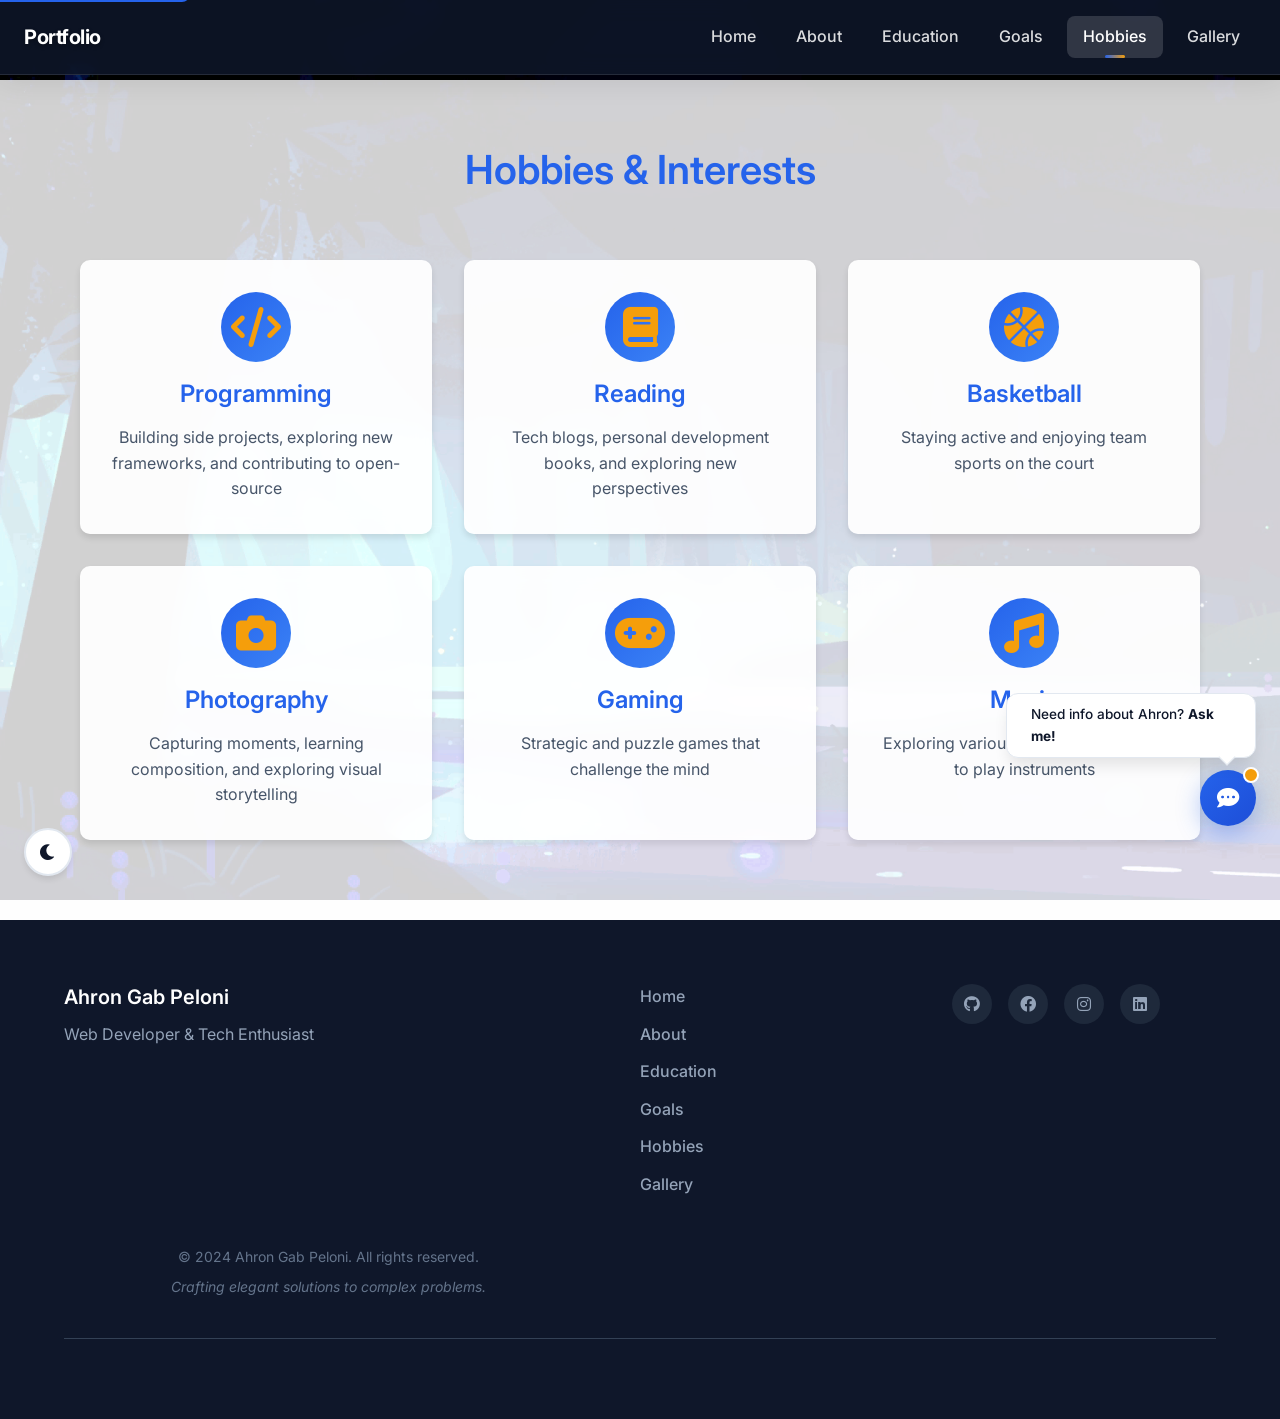
<file: Personal-Portfolio-main/Portfolio Updated/pages/hobbies.html>
<!DOCTYPE html>
<html lang="en" dir="ltr">
<head>
  <meta charset="UTF-8">
  <meta name="viewport" content="width=device-width, initial-scale=1.0">
  <meta name="description" content="Hobbies and interests of Ahron Gab Peloni - Web Developer. Programming, reading, basketball, photography, gaming, music.">
  <meta name="keywords" content="Ahron Gab Peloni, Hobbies, Interests, Programming, Photography">
  <meta name="author" content="Ahron Gab Peloni">
  <meta name="robots" content="index, follow">
  <meta name="theme-color" content="#2563eb">
  <meta property="og:type" content="website">
  <meta property="og:title" content="Hobbies - Ahron Gab Peloni">
  <meta property="og:description" content="My hobbies and interests outside of development.">
  <meta property="og:image" content="profilepicture/profilepicture.jpg">
  <title>Hobbies - Ahron Gab Peloni</title>
  <link rel="icon" href="profilepicture/profilepicture.jpg" type="image/jpeg">
  <link rel="preconnect" href="https://fonts.googleapis.com">
  <link rel="preconnect" href="https://fonts.gstatic.com" crossorigin>
  <link rel="preconnect" href="https://cdnjs.cloudflare.com">
  <link rel="stylesheet" href="../styles/main.css">
  <link rel="stylesheet" href="../styles/hobbies.css">
  <link rel="stylesheet" href="../styles/chatbot.css">
  <link rel="stylesheet" href="https://cdnjs.cloudflare.com/ajax/libs/font-awesome/6.0.0/css/all.min.css">
  <link href="https://fonts.googleapis.com/css2?family=Inter:wght@300;400;500;600;700&family=JetBrains+Mono:wght@400;500&display=swap" rel="stylesheet">
</head>
<body class="page-transition">
  <a href="#main-content" class="skip-link">Skip to main content</a>

    <nav class="navbar" role="navigation" aria-label="Main navigation">
      <a href="../index.html" class="nav-brand">Portfolio</a>
      <div class="nav-links">
      <a href="../index.html" class="nav-link">Home</a>
      <a href="about.html" class="nav-link">About</a>
      <a href="education.html" class="nav-link">Education</a>
      <a href="goals.html" class="nav-link">Goals</a>
      <a href="hobbies.html" class="nav-link active" aria-current="page">Hobbies</a>
      <a href="gallery.html" class="nav-link">Gallery</a>
    </div>
    <button class="hamburger" aria-label="Toggle menu" aria-expanded="false">
      <span></span><span></span><span></span>
    </button>
  </nav>

  <main id="main-content" class="main-content">
    <section class="hobbies-section">
      <div class="container">
        <h1>Hobbies & Interests</h1>
        <div class="hobbies-grid">
          <div class="hobby-card stagger-item">
            <div class="hobby-icon"><i class="fas fa-code"></i></div>
            <h3>Programming</h3>
            <p>Building side projects, exploring new frameworks, and contributing to open-source</p>
          </div>
          <div class="hobby-card stagger-item stagger-delay-1">
            <div class="hobby-icon"><i class="fas fa-book"></i></div>
            <h3>Reading</h3>
            <p>Tech blogs, personal development books, and exploring new perspectives</p>
          </div>
          <div class="hobby-card stagger-item stagger-delay-2">
            <div class="hobby-icon"><i class="fas fa-basketball-ball"></i></div>
            <h3>Basketball</h3>
            <p>Staying active and enjoying team sports on the court</p>
          </div>
          <div class="hobby-card stagger-item stagger-delay-3">
            <div class="hobby-icon"><i class="fas fa-camera"></i></div>
            <h3>Photography</h3>
            <p>Capturing moments, learning composition, and exploring visual storytelling</p>
          </div>
          <div class="hobby-card stagger-item stagger-delay-4">
            <div class="hobby-icon"><i class="fas fa-gamepad"></i></div>
            <h3>Gaming</h3>
            <p>Strategic and puzzle games that challenge the mind</p>
          </div>
          <div class="hobby-card stagger-item stagger-delay-5">
            <div class="hobby-icon"><i class="fas fa-music"></i></div>
            <h3>Music</h3>
            <p>Exploring various genres and learning to play instruments</p>
          </div>
      </div>
    </section>
  </main>

  <footer class="footer">
    <div class="container">
      <div class="footer-content">
        <div class="footer-brand"><h3>Ahron Gab Peloni</h3><p>Web Developer & Tech Enthusiast</p></div>
        <div class="footer-links">
          <a href="../index.html">Home</a><a href="about.html">About</a><a href="education.html">Education</a>
          <a href="goals.html">Goals</a><a href="hobbies.html">Hobbies</a><a href="gallery.html">Gallery</a>
        </div>
        <div class="footer-social">
          <a href="https://github.com/AhronGab" target="_blank" rel="noopener noreferrer" aria-label="GitHub"><i class="fab fa-github"></i></a>
          <a href="https://www.facebook.com/ahronpeloni" target="_blank" rel="noopener noreferrer" aria-label="Facebook"><i class="fab fa-facebook"></i></a>
          <a href="https://www.instagram.com/ahrongab_" target="_blank" rel="noopener noreferrer" aria-label="Instagram"><i class="fab fa-instagram"></i></a>
          <a href="https://www.linkedin.com/in/ahron-gab-peloni-ba6182405" target="_blank" rel="noopener noreferrer" aria-label="LinkedIn"><i class="fab fa-linkedin"></i></a>
        </div>
      <div class="footer-bottom">
        <p>&copy; 2024 Ahron Gab Peloni. All rights reserved.</p>
        <p class="footer-tagline">Crafting elegant solutions to complex problems.</p>
      </div>
  </footer>

  <button class="scroll-to-top" aria-label="Scroll to top" title="Scroll to top"><i class="fas fa-arrow-up"></i></button>
  <button class="theme-toggle" aria-label="Toggle dark mode" title="Toggle dark mode"><i class="fas fa-moon"></i></button>

  <script src="../js/main.js"></script>
  <script src="../js/chatbot.js"></script>
</body>
</html>
</file>
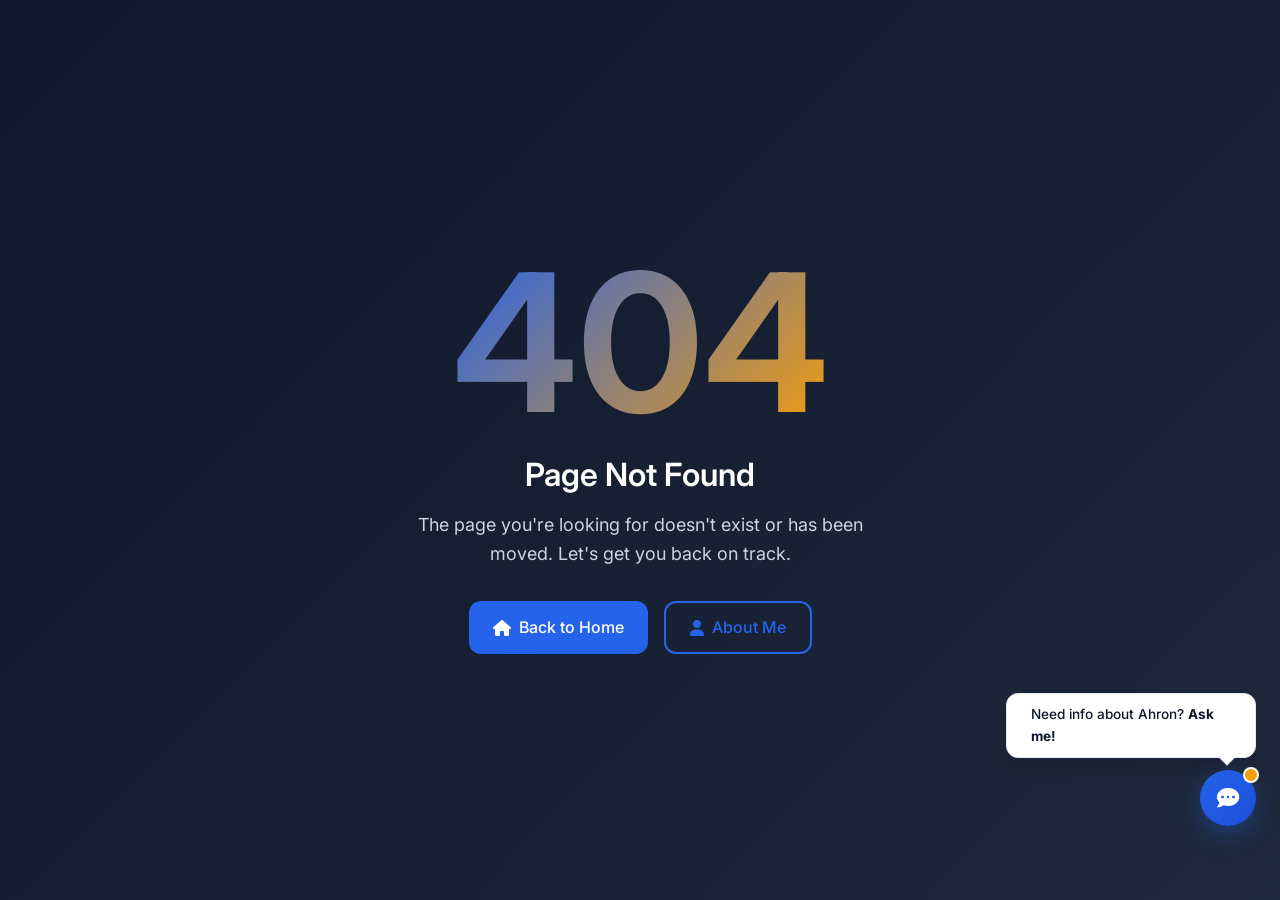
<file: Personal-Portfolio-main/Portfolio Updated/pages/main.html>
<!doctype html>
<html lang="en" dir="ltr">
  <head>
    <meta charset="UTF-8" />
    <meta name="viewport" content="width=device-width, initial-scale=1.0" />
    <meta name="description" content="Ahron Gab Peloni Portfolio" />
    <meta name="robots" content="noindex, follow" />
    <meta name="theme-color" content="#2563eb" />
    <title>Ahron Gab Peloni</title>
    <link
      rel="icon"
      href="profilepicture/profilepicture.jpg"
      type="image/jpeg"
    />
    <link rel="preconnect" href="https://fonts.googleapis.com" />
    <link rel="preconnect" href="https://fonts.gstatic.com" crossorigin />
    <link rel="stylesheet" href="../styles/main.css" />
    <link rel="stylesheet" href="../styles/chatbot.css" />
    <link
      rel="stylesheet"
      href="https://cdnjs.cloudflare.com/ajax/libs/font-awesome/6.0.0/css/all.min.css"
    />
    <link
      href="https://fonts.googleapis.com/css2?family=Inter:wght@300;400;500;600;700&family=JetBrains+Mono:wght@400;500&display=swap"
      rel="stylesheet"
    />
    <style>
      .error-section {
        min-height: 100vh;
        display: flex;
        flex-direction: column;
        justify-content: center;
        align-items: center;
        text-align: center;
        padding: 2rem;
        background: linear-gradient(
          135deg,
          var(--color-slate-900) 0%,
          var(--color-slate-800) 100%
        );
        color: white;
      }

      .error-code {
        font-size: clamp(6rem, 20vw, 12rem);
        font-weight: 700;
        line-height: 1;
        background: linear-gradient(
          135deg,
          var(--color-primary),
          var(--color-accent)
        );
        -webkit-background-clip: text;
        -webkit-text-fill-color: transparent;
        background-clip: text;
        margin-bottom: 1rem;
      }

      .error-title {
        font-size: 2rem;
        color: white;
        margin-bottom: 1rem;
      }

      .error-message {
        font-size: 1.125rem;
        color: var(--color-slate-300);
        max-width: 500px;
        margin-bottom: 2rem;
      }

      .error-actions {
        display: flex;
        gap: 1rem;
        flex-wrap: wrap;
        justify-content: center;
      }
    </style>
  </head>

  <body>
    <main class="error-section">
      <div class="error-code">404</div>
      <h1 class="error-title">Page Not Found</h1>
      <p class="error-message">
        The page you're looking for doesn't exist or has been moved. Let's get
        you back on track.
      </p>
      <div class="error-actions">
        <a href="../index.html" class="btn btn-primary"
          ><i class="fas fa-home"></i> Back to Home</a
        >
        <a href="about.html" class="btn btn-secondary"
          ><i class="fas fa-user"></i> About Me</a
        >
      </div>
    </main>
    <script src="../js/chatbot.js"></script>
  </body>
</html>
</file>
<file: Personal-Portfolio-main/Portfolio Updated/styles/main.css>
/* ===== CSS Variables & Design System ===== */
:root {
  /* Color Palette - Professional Blues, Slate Grays, Amber Accents */
  --color-primary: #2563eb;
  --color-primary-dark: #1d4ed8;
  --color-primary-light: #3b82f6;
  --color-secondary: #64748b;
  --color-accent: #f59e0b;
  --color-accent-hover: #d97706;

  /* Neutral Colors - Slate Grays */
  --color-slate-50: #f8fafc;
  --color-slate-100: #f1f5f9;
  --color-slate-200: #e2e8f0;
  --color-slate-300: #cbd5e1;
  --color-slate-400: #94a3b8;
  --color-slate-500: #64748b;
  --color-slate-600: #475569;
  --color-slate-700: #334155;
  --color-slate-800: #1e293b;
  --color-slate-900: #0f172a;

  /* Semantic Colors */
  --color-background: var(--color-slate-50);
  --color-surface: #ffffff;
  --color-text-primary: var(--color-slate-900);
  --color-text-secondary: var(--color-slate-600);
  --color-text-body: var(--color-text-secondary);
  --color-text-muted: var(--color-slate-400);
  --color-border: var(--color-slate-200);

  /* Typography */
  --font-primary:
    "Inter", -apple-system, BlinkMacSystemFont, "Segoe UI", sans-serif;
  --font-mono: "JetBrains Mono", "Fira Code", monospace;

  /* Font Sizes - Modular Scale (1.25 ratio) */
  --text-xs: 0.75rem;
  --text-sm: 0.875rem;
  --text-base: 1rem;
  --text-lg: 1.125rem;
  --text-xl: 1.25rem;
  --text-2xl: 1.5rem;
  --text-3xl: 1.875rem;
  --text-4xl: 2.25rem;
  --text-5xl: 3rem;
  --text-6xl: 3.75rem;

  /* Spacing - 8px base unit */
  --space-1: 0.25rem;
  --space-2: 0.5rem;
  --space-3: 0.75rem;
  --space-4: 1rem;
  --space-5: 1.25rem;
  --space-6: 1.5rem;
  --space-8: 2rem;
  --space-10: 2.5rem;
  --space-12: 3rem;
  --space-16: 4rem;
  --space-20: 5rem;
  --space-24: 6rem;

  /* Border Radius */
  --radius-sm: 0.25rem;
  --radius-md: 0.5rem;
  --radius-lg: 0.75rem;
  --radius-xl: 1rem;
  --radius-full: 9999px;

  /* Shadows */
  --shadow-sm: 0 1px 2px rgba(0, 0, 0, 0.05);
  --shadow-md: 0 4px 6px -1px rgba(0, 0, 0, 0.1);
  --shadow-lg: 0 10px 15px -3px rgba(0, 0, 0, 0.1);
  --shadow-xl: 0 20px 25px -5px rgba(0, 0, 0, 0.1);

  /* Transitions */
  --transition-fast: 150ms ease;
  --transition-normal: 300ms ease;
  --transition-slow: 500ms ease;

  /* Z-index layers */
  --z-dropdown: 100;
  --z-sticky: 200;
  --z-fixed: 300;
  --z-modal-backdrop: 400;
  --z-modal: 500;
  --z-tooltip: 600;

  /* Compatibility aliases for legacy CSS */
  --primary-color: var(--color-primary);
  --secondary-color: var(--color-secondary);
  --background-color: var(--color-background);
  --text-color: var(--color-text-primary);
}

/* Dark Mode Variables ===== */
[data-theme="dark"] {
  --color-background: #0f172a;
  --color-surface: #1e293b;
  --color-text-primary: #f1f5f9;
  --color-text-secondary: #e2e8f0;
  --color-text-muted: #cbd5e1;
  --color-border: #334155;
  --color-slate-50: #020617;
  --color-slate-100: #0f172a;
  --color-slate-200: #1e293b;
  --color-slate-300: #e2e8f0;
  --color-slate-400: #cbd5e1;
  --color-slate-500: #94a3b8;
  --color-slate-600: #64748b;
  --color-slate-700: #475569;
  --color-slate-800: #334155;
  --color-slate-900: #1e293b;
  --shadow-sm: 0 1px 2px rgba(0, 0, 0, 0.3);
  --shadow-md: 0 4px 6px -1px rgba(0, 0, 0, 0.4);
  --shadow-lg: 0 10px 15px -3px rgba(0, 0, 0, 0.5);
  --shadow-xl: 0 20px 25px -5px rgba(0, 0, 0, 0.6);
}

/* ===== Reset & Base Styles ===== */
*,
*::before,
*::after {
  box-sizing: border-box;
  margin: 0;
  padding: 0;
}

html {
  scroll-behavior: smooth;
  font-size: 16px;
}

@media (prefers-reduced-motion: reduce) {
  html {
    scroll-behavior: auto;
  }
  *,
  *::before,
  *::after {
    animation-duration: 0.01ms !important;
    animation-iteration-count: 1 !important;
    transition-duration: 0.01ms !important;
  }
}

body {
  font-family: var(--font-primary);
  font-size: var(--text-base);
  line-height: 1.6;
  color: var(--color-text-primary);
  background-color: var(--color-background);
  background-image: url("../pages/backrground/background.gif");
  background-size: cover;
  background-position: center;
  background-attachment: fixed;
  background-repeat: no-repeat;
  min-height: 100vh;
  -webkit-font-smoothing: antialiased;
  -moz-osx-font-smoothing: grayscale;
}

/* ===== Focus & Accessibility ===== */
:focus-visible {
  outline: 3px solid var(--color-accent);
  outline-offset: 2px;
  border-radius: var(--radius-sm);
}

.skip-link {
  position: absolute;
  top: -40px;
  left: 0;
  background: var(--color-primary);
  color: white;
  padding: var(--space-2) var(--space-4);
  z-index: 1000;
  text-decoration: none;
  font-weight: 600;
  border-radius: 0 0 var(--radius-md) 0;
  transition: top var(--transition-fast);
}

.skip-link:focus {
  top: 0;
}

/* ===== Page Transitions ===== */
.page-transition {
  animation: pageFadeIn 0.5s ease-out;
}

@keyframes pageFadeIn {
  from {
    opacity: 0;
    transform: translateY(10px);
  }
  to {
    opacity: 1;
    transform: translateY(0);
  }
}

/* ===== Stagger Animation ===== */
.stagger-item {
  opacity: 0;
  transform: translateY(20px);
  transition:
    opacity 0.5s ease,
    transform 0.5s ease;
}

.stagger-item.visible {
  opacity: 1;
  transform: translateY(0);
}

.stagger-delay-1 {
  transition-delay: 0.1s;
}
.stagger-delay-2 {
  transition-delay: 0.2s;
}
.stagger-delay-3 {
  transition-delay: 0.3s;
}
.stagger-delay-4 {
  transition-delay: 0.4s;
}
.stagger-delay-5 {
  transition-delay: 0.5s;
}

/* ===== Typography ===== */
h1,
h2,
h3,
h4,
h5,
h6 {
  font-weight: 600;
  line-height: 1.3;
  color: var(--color-text-primary);
}

h1 {
  font-size: var(--text-4xl);
}
h2 {
  font-size: var(--text-3xl);
}
h3 {
  font-size: var(--text-2xl);
}
h4 {
  font-size: var(--text-xl);
}

p {
  margin-bottom: var(--space-4);
  color: var(--color-text-secondary);
}

a {
  color: var(--color-primary);
  text-decoration: none;
  transition: color var(--transition-fast);
}

a:hover {
  color: var(--color-primary-dark);
}

img {
  max-width: 100%;
  height: auto;
  display: block;
}

ul,
ol {
  padding-left: var(--space-6);
}

li {
  margin-bottom: var(--space-2);
}

/* ===== Layout ===== */
.container {
  max-width: 1200px;
  margin: 0 auto;
  padding: 0 var(--space-6);
}

.main-content {
  padding-top: 80px;
}

/* ===== Button Styles ===== */
.btn {
  display: inline-flex;
  align-items: center;
  gap: var(--space-2);
  padding: var(--space-3) var(--space-6);
  font-family: var(--font-primary);
  font-size: var(--text-base);
  font-weight: 500;
  border: none;
  border-radius: var(--radius-lg);
  cursor: pointer;
  transition: all var(--transition-normal);
  text-decoration: none;
}

.btn-primary {
  background-color: var(--color-primary);
  color: white;
}

.btn-primary:hover {
  background-color: var(--color-primary-dark);
  color: white;
  transform: translateY(-2px);
  box-shadow: var(--shadow-lg);
}

.btn-secondary {
  background-color: transparent;
  color: var(--color-primary);
  border: 2px solid var(--color-primary);
}

.btn-secondary:hover {
  background-color: var(--color-primary);
  color: white;
  transform: translateY(-2px);
}

/* ===== Section Titles ===== */
.section-title {
  text-align: center;
  margin-bottom: var(--space-12);
  position: relative;
}

.section-title::after {
  content: "";
  display: block;
  width: 60px;
  height: 4px;
  background: linear-gradient(90deg, var(--color-primary), var(--color-accent));
  margin: var(--space-4) auto 0;
  border-radius: var(--radius-full);
}

/* ===== Fade-in Animation ===== */
.fade-in {
  opacity: 0;
  transform: translateY(20px);
  transition:
    opacity 0.6s ease,
    transform 0.6s ease;
}

.fade-in.visible {
  opacity: 1;
  transform: translateY(0);
}

/* ===== Navigation ===== */
.navbar {
  position: fixed;
  top: 0;
  left: 0;
  right: 0;
  z-index: var(--z-fixed);
  padding: var(--space-4) var(--space-6);
  display: flex;
  justify-content: space-between;
  align-items: center;
  backdrop-filter: blur(12px);
  -webkit-backdrop-filter: blur(12px);
  background-color: rgba(15, 23, 42, 0.85);
  border-bottom: 1px solid rgba(255, 255, 255, 0.1);
  box-shadow: 0 4px 30px rgba(0, 0, 0, 0.1);
  transition: all var(--transition-normal);
}

[data-theme="dark"] .navbar {
  background-color: rgba(15, 23, 42, 0.9);
  border-bottom: 1px solid rgba(255, 255, 255, 0.08);
}

.navbar.scrolled {
  background-color: rgba(255, 255, 255, 0.95);
  border-bottom: 1px solid rgba(0, 0, 0, 0.05);
}

[data-theme="dark"] .navbar.scrolled {
  background-color: rgba(15, 23, 42, 0.95);
  border-bottom: 1px solid rgba(255, 255, 255, 0.1);
}

.nav-brand {
  font-size: var(--text-xl);
  font-weight: 700;
  color: #ffffff;
  letter-spacing: -0.5px;
  text-decoration: none;
  text-shadow: 0 2px 4px rgba(0, 0, 0, 0.3);
  transition: all var(--transition-fast);
}

.nav-brand:hover {
  text-shadow: 0 2px 8px rgba(255, 255, 255, 0.3);
}

.nav-links {
  display: flex;
  gap: var(--space-2);
}

.nav-link {
  padding: var(--space-2) var(--space-4);
  color: rgba(255, 255, 255, 0.85);
  font-weight: 500;
  border-radius: var(--radius-md);
  transition: all var(--transition-fast);
  position: relative;
  text-decoration: none;
}

.nav-link:hover {
  color: #ffffff;
  background-color: rgba(255, 255, 255, 0.1);
  transform: translateY(-1px);
}

.nav-link.active {
  color: #ffffff;
  background-color: rgba(255, 255, 255, 0.15);
}

.nav-link.active::after {
  content: "";
  position: absolute;
  bottom: 0;
  left: 50%;
  transform: translateX(-50%);
  width: 20px;
  height: 3px;
  background: linear-gradient(90deg, var(--color-primary), var(--color-accent));
  border-radius: var(--radius-full);
}

/* Hamburger Menu */
.hamburger {
  display: none;
  flex-direction: column;
  gap: 5px;
  background: none;
  border: none;
  cursor: pointer;
  padding: var(--space-2);
}

.hamburger span {
  width: 25px;
  height: 3px;
  background-color: rgba(255, 255, 255, 0.9);
  border-radius: var(--radius-full);
  transition: all var(--transition-normal);
}

[data-theme="dark"] .hamburger span {
  background-color: rgba(255, 255, 255, 0.9);
}

.hamburger.active span:nth-child(1) {
  transform: rotate(45deg) translate(5px, 5px);
}

.hamburger.active span:nth-child(2) {
  opacity: 0;
}

.hamburger.active span:nth-child(3) {
  transform: rotate(-45deg) translate(7px, -6px);
}

/* Mobile Navigation */
@media (max-width: 768px) {
  .hamburger {
    display: flex;
  }

  .nav-links {
    position: absolute;
    top: 100%;
    left: 0;
    right: 0;
    background-color: var(--color-surface);
    flex-direction: column;
    padding: var(--space-4);
    gap: var(--space-2);
    box-shadow: var(--shadow-lg);
    opacity: 0;
    visibility: hidden;
    transform: translateY(-10px);
    transition: all var(--transition-normal);
  }

  .nav-links.active {
    display: flex;
    opacity: 1;
    visibility: visible;
    transform: translateY(0);
  }

  .nav-link {
    padding: var(--space-3) var(--space-4);
    border-radius: var(--radius-md);
  }
}

/* ===== Hero Section ===== */
.hero-section {
  min-height: 100vh;
  display: flex;
  flex-direction: column;
  justify-content: center;
  align-items: center;
  padding: var(--space-20) var(--space-6);
  background: linear-gradient(
    135deg,
    var(--color-slate-900) 0%,
    var(--color-slate-800) 100%
  );
  color: white;
  position: relative;
  overflow: hidden;
}

.hero-section::before {
  content: "";
  position: absolute;
  top: 0;
  left: 0;
  right: 0;
  bottom: 0;
  background:
    radial-gradient(
      circle at 30% 20%,
      rgba(37, 99, 235, 0.15) 0%,
      transparent 50%
    ),
    radial-gradient(
      circle at 70% 80%,
      rgba(245, 158, 11, 0.1) 0%,
      transparent 50%
    );
  pointer-events: none;
}

.hero-content {
  max-width: 1200px;
  width: 100%;
  display: grid;
  grid-template-columns: 1fr 1fr;
  gap: var(--space-12);
  align-items: center;
  position: relative;
  z-index: 1;
}

.hero-greeting {
  font-size: var(--text-lg);
  color: var(--color-accent);
  font-weight: 500;
  margin-bottom: var(--space-2);
}

.hero-name {
  font-size: clamp(var(--text-4xl), 8vw, var(--text-6xl));
  font-weight: 700;
  margin-bottom: var(--space-4);
  line-height: 1.1;
  color: white;
}

.hero-title {
  font-size: var(--text-xl);
  color: var(--color-slate-300);
  margin-bottom: var(--space-6);
  font-weight: 400;
}

.hero-description {
  font-size: var(--text-lg);
  color: var(--color-slate-300);
  line-height: 1.7;
  max-width: 500px;
  margin-bottom: var(--space-8);
}

.hero-cta {
  display: flex;
  gap: var(--space-4);
  flex-wrap: wrap;
}

.hero-visual {
  display: flex;
  justify-content: center;
  align-items: center;
}

.profile-frame {
  position: relative;
  width: 300px;
  height: 300px;
  border-radius: var(--radius-full);
  overflow: hidden;
  border: 4px solid var(--color-accent);
  box-shadow: 0 0 60px rgba(245, 158, 11, 0.3);
}

.profile-frame img {
  width: 100%;
  height: 100%;
  object-fit: cover;
}

.scroll-indicator {
  position: absolute;
  bottom: var(--space-8);
  left: 50%;
  transform: translateX(-50%);
  animation: bounce 2s infinite;
}

.scroll-indicator a {
  color: var(--color-slate-400);
  font-size: var(--text-2xl);
  transition: color var(--transition-fast);
}

.scroll-indicator a:hover {
  color: white;
}

@keyframes bounce {
  0%,
  20%,
  50%,
  80%,
  100% {
    transform: translateX(-50%) translateY(0);
  }
  40% {
    transform: translateX(-50%) translateY(-10px);
  }
  60% {
    transform: translateX(-50%) translateY(-5px);
  }
}

@media (max-width: 768px) {
  .hero-content {
    grid-template-columns: 1fr;
    text-align: center;
  }

  .hero-description {
    margin-left: auto;
    margin-right: auto;
  }

  .hero-cta {
    justify-content: center;
  }

  .hero-visual {
    order: -1;
  }

  .profile-frame {
    width: 200px;
    height: 200px;
  }
}

/* ===== About Section ===== */
.about-section {
  padding: var(--space-24) 0;
  background-color: var(--color-background);
}

.about-content {
  display: grid;
  grid-template-columns: 1fr 1fr;
  gap: var(--space-12);
  align-items: start;
  margin-bottom: var(--space-12);
}

.bio-text {
  font-size: var(--text-lg);
  line-height: 1.8;
  color: var(--color-text-secondary);
  margin-bottom: var(--space-6);
}

.skills-container {
  background-color: var(--color-surface);
  padding: var(--space-8);
  border-radius: var(--radius-xl);
  box-shadow: var(--shadow-md);
}

.skills-title {
  font-size: var(--text-xl);
  margin-bottom: var(--space-6);
  color: var(--color-slate-800);
}

.skills-grid {
  display: grid;
  grid-template-columns: repeat(2, 1fr);
  gap: var(--space-6);
}

.skill-category h4 {
  display: flex;
  align-items: center;
  gap: var(--space-2);
  font-size: var(--text-base);
  margin-bottom: var(--space-3);
  color: var(--color-slate-700);
}

.skill-category h4 i {
  color: var(--color-primary);
}

.skill-tags {
  display: flex;
  flex-wrap: wrap;
  gap: var(--space-2);
}

.skill-tag {
  padding: var(--space-1) var(--space-3);
  background-color: var(--color-slate-100);
  color: var(--color-slate-700);
  border-radius: var(--radius-full);
  font-size: var(--text-sm);
  font-weight: 500;
  transition: all var(--transition-fast);
}

.skill-tag:hover {
  background-color: var(--color-primary);
  color: white;
  transform: translateY(-2px);
}

.social-icons {
  display: flex;
  justify-content: center;
  gap: var(--space-6);
  margin-top: var(--space-8);
}

.social-icon {
  display: flex;
  align-items: center;
  justify-content: center;
  width: 50px;
  height: 50px;
  background-color: var(--color-surface);
  color: var(--color-slate-600);
  border-radius: var(--radius-full);
  font-size: var(--text-xl);
  box-shadow: var(--shadow-md);
  transition: all var(--transition-normal);
}

.social-icon:hover {
  background-color: var(--color-primary);
  color: white;
  transform: translateY(-4px);
  box-shadow: var(--shadow-lg);
}

@media (max-width: 768px) {
  .about-content {
    grid-template-columns: 1fr;
  }

  .skills-grid {
    grid-template-columns: 1fr;
  }

  .social-icons {
    gap: var(--space-4);
  }

  .social-icon {
    width: 45px;
    height: 45px;
    font-size: var(--text-lg);
  }
}

/* ===== Education Section ===== */
.education-section {
  padding: var(--space-24) 0;
  background-color: var(--color-slate-100);
}

.timeline {
  max-width: 900px;
  margin: 0 auto;
  position: relative;
  padding: var(--space-8) 0;
}

.timeline::before {
  content: "";
  position: absolute;
  left: 50%;
  top: 0;
  bottom: 0;
  width: 2px;
  background: linear-gradient(
    to bottom,
    var(--color-primary),
    var(--color-accent)
  );
  transform: translateX(-50%);
}

.timeline-item {
  position: relative;
  margin-bottom: var(--space-12);
  width: 100%;
}

.timeline-item::before {
  content: "";
  position: absolute;
  left: 50%;
  top: var(--space-8);
  width: 20px;
  height: 20px;
  background-color: var(--color-accent);
  border: 4px solid var(--color-slate-100);
  border-radius: 50%;
  transform: translateX(-50%);
  z-index: 1;
}

.timeline-content {
  width: calc(50% - 3rem);
  padding: var(--space-6);
  background-color: var(--color-surface);
  border-radius: var(--radius-lg);
  box-shadow: var(--shadow-md);
  position: relative;
  transition: all var(--transition-normal);
}

/* Arrow pointing to center line */
.timeline-content::after {
  content: "";
  position: absolute;
  top: 2rem;
  width: 0;
  height: 0;
  border: 8px solid transparent;
}

/* Alternating layout using :nth-child */
.timeline-item:nth-child(odd) .timeline-content {
  margin-left: auto;
  margin-right: 0;
}

.timeline-item:nth-child(even) .timeline-content {
  margin-left: 0;
  margin-right: auto;
}

/* Arrow directions */
.timeline-item:nth-child(odd) .timeline-content::after {
  left: -3rem;
  border-right-color: var(--color-surface);
}

.timeline-item:nth-child(even) .timeline-content::after {
  right: -3rem;
  border-left-color: var(--color-surface);
}

/* Arrow pointing to center line */
.timeline-content::after {
  content: "";
  position: absolute;
  top: 2rem;
  width: 0;
  height: 0;
  border: 8px solid transparent;
}

/* Alternating layout using :nth-child */
.timeline-item:nth-child(odd) .timeline-content {
  margin-left: auto;
  margin-right: 0;
}

.timeline-item:nth-child(even) .timeline-content {
  margin-left: 0;
  margin-right: auto;
}

/* Arrow directions */
.timeline-item:nth-child(odd) .timeline-content::after {
  left: -3rem;
  border-right-color: var(--color-surface);
}

.timeline-item:nth-child(even) .timeline-content::after {
  right: -3rem;
  border-left-color: var(--color-surface);
}

.timeline-content:hover {
  transform: translateY(-5px);
  box-shadow: var(--shadow-lg);
}

.timeline-icon {
  position: absolute;
  top: var(--space-4);
  right: var(--space-4);
  font-size: var(--text-2xl);
  color: var(--color-primary);
  opacity: 0.3;
}

.timeline-content h3 {
  font-size: var(--text-xl);
  color: var(--color-slate-800);
  margin-bottom: var(--space-2);
}

.timeline-content .period {
  display: inline-block;
  padding: var(--space-1) var(--space-3);
  background-color: var(--color-primary);
  color: white;
  border-radius: var(--radius-full);
  font-size: var(--text-sm);
  font-weight: 500;
  margin-bottom: var(--space-2);
}

.timeline-content .institution {
  font-size: var(--text-base);
  color: var(--color-text-secondary);
  margin-bottom: var(--space-4);
}

.timeline-content .description {
  color: var(--color-text-secondary);
  line-height: 1.7;
  margin-bottom: 0;
}

.cert-list {
  list-style: none;
  padding: 0;
  margin-top: var(--space-3);
}

.cert-list li {
  padding: var(--space-2) 0;
  border-bottom: 1px solid var(--color-border);
}

.cert-list li:last-child {
  border-bottom: none;
}

.cert-list a {
  color: var(--color-primary);
  font-weight: 500;
}

.cert-list a:hover {
  text-decoration: underline;
}

@media (max-width: 768px) {
  .timeline::before {
    left: 0;
  }

  .timeline-item::before {
    left: 0;
  }

  .timeline-content {
    width: calc(100% - 3rem);
    margin-left: 3rem !important;
  }
}

/* ===== Goals Section ===== */
.goals-section {
  padding: var(--space-24) 0;
  background-color: var(--color-background);
}

.goals-container {
  display: grid;
  grid-template-columns: repeat(auto-fit, minmax(320px, 1fr));
  gap: var(--space-8);
}

.goals-category {
  background-color: var(--color-surface);
  padding: var(--space-8);
  border-radius: var(--radius-xl);
  box-shadow: var(--shadow-md);
  transition:
    transform var(--transition-normal),
    box-shadow var(--transition-normal);
}

.goals-category:hover {
  transform: translateY(-5px);
  box-shadow: var(--shadow-lg);
}

.goals-category h3 {
  display: flex;
  align-items: center;
  gap: var(--space-3);
  font-size: var(--text-xl);
  color: var(--color-slate-800);
  margin-bottom: var(--space-6);
  padding-bottom: var(--space-4);
  border-bottom: 2px solid var(--color-slate-100);
}

.goals-category h3 i {
  color: var(--color-primary);
  font-size: var(--text-2xl);
}

.goal-item {
  margin-bottom: var(--space-6);
}

.goal-item:last-child {
  margin-bottom: 0;
}

.goal-header {
  display: flex;
  justify-content: space-between;
  align-items: center;
  margin-bottom: var(--space-2);
}

.goal-header h4 {
  font-size: var(--text-base);
  font-weight: 600;
  color: var(--color-slate-800);
}

[data-theme="dark"] .goal-header h4 {
  color: var(--color-text-heading);
}

[data-theme="dark"] .goals-category h3 {
  color: var(--color-primary-light);
}

[data-theme="dark"] .goals-category h3 i {
  color: var(--color-accent);
}

.progress-percent {
  font-size: var(--text-sm);
  font-weight: 600;
  color: var(--color-primary);
  background-color: rgba(37, 99, 235, 0.1);
  padding: var(--space-1) var(--space-2);
  border-radius: var(--radius-full);
}

.goal-item p {
  font-size: var(--text-sm);
  color: var(--color-text-secondary);
  margin-bottom: var(--space-3);
}

.progress-bar {
  width: 100%;
  height: 8px;
  background-color: var(--color-slate-200);
  border-radius: var(--radius-full);
  overflow: hidden;
}

.progress {
  height: 100%;
  width: var(--progress);
  background: linear-gradient(
    90deg,
    var(--color-primary),
    var(--color-primary-light)
  );
  border-radius: var(--radius-full);
  transition: width 1s ease-out;
}

/* ===== Hobbies Section ===== */
.hobbies-section {
  padding: var(--space-24) 0;
  background-color: var(--color-slate-100);
}

.hobbies-grid {
  display: grid;
  grid-template-columns: repeat(auto-fit, minmax(280px, 1fr));
  gap: var(--space-6);
}

.hobby-card {
  background-color: var(--color-surface);
  padding: var(--space-8);
  border-radius: var(--radius-xl);
  text-align: center;
  box-shadow: var(--shadow-md);
  transition: all var(--transition-normal);
  position: relative;
  overflow: hidden;
}

.hobby-card::before {
  content: "";
  position: absolute;
  top: 0;
  left: 0;
  right: 0;
  height: 4px;
  background: linear-gradient(90deg, var(--color-primary), var(--color-accent));
  transform: scaleX(0);
  transition: transform var(--transition-normal);
}

.hobby-card:hover::before {
  transform: scaleX(1);
}

.hobby-card:hover {
  transform: translateY(-8px);
  box-shadow: var(--shadow-xl);
}

.hobby-icon {
  display: inline-flex;
  align-items: center;
  justify-content: center;
  width: 70px;
  height: 70px;
  background: linear-gradient(
    135deg,
    var(--color-primary),
    var(--color-primary-light)
  );
  color: white;
  font-size: var(--text-2xl);
  border-radius: var(--radius-full);
  margin-bottom: var(--space-4);
  transition: transform var(--transition-normal);
}

.hobby-card:hover .hobby-icon {
  transform: scale(1.1) rotate(5deg);
}

.hobby-card h3 {
  font-size: var(--text-xl);
  color: var(--color-slate-800);
  margin-bottom: var(--space-3);
}

.hobby-card p {
  color: var(--color-text-secondary);
  line-height: 1.6;
  margin-bottom: 0;
}

/* ===== Gallery Section ===== */
.gallery-section {
  padding: var(--space-24) 0;
  background-color: var(--color-background);
}

.gallery-grid {
  display: grid;
  grid-template-columns: repeat(auto-fill, minmax(280px, 1fr));
  gap: var(--space-4);
}

.gallery-item {
  position: relative;
  border-radius: var(--radius-lg);
  overflow: hidden;
  cursor: pointer;
  aspect-ratio: 1;
  box-shadow: var(--shadow-md);
  transition:
    transform var(--transition-normal),
    box-shadow var(--transition-normal);
}

.gallery-item:hover {
  transform: translateY(-5px);
  box-shadow: var(--shadow-lg);
}

.gallery-item img {
  width: 100%;
  height: 100%;
  object-fit: cover;
  transition: transform var(--transition-slow);
}

.gallery-item:hover img {
  transform: scale(1.1);
}

.overlay {
  position: absolute;
  bottom: 0;
  left: 0;
  right: 0;
  background: linear-gradient(to top, rgba(0, 0, 0, 0.8), transparent);
  padding: var(--space-6);
  transform: translateY(100%);
  transition: transform var(--transition-normal);
}

.gallery-item:hover .overlay {
  transform: translateY(0);
}

.caption {
  color: white;
  font-size: var(--text-base);
  font-weight: 500;
  text-align: center;
}

/* ===== Contact Section ===== */
.contact-section {
  padding: var(--space-24) 0;
  background-color: var(--color-slate-100);
}

.contact-content {
  display: grid;
  grid-template-columns: 1fr 1fr;
  gap: var(--space-12);
  align-items: start;
}

.contact-intro {
  font-size: var(--text-lg);
  color: var(--color-text-secondary);
  margin-bottom: var(--space-8);
  line-height: 1.7;
}

.contact-details {
  display: flex;
  flex-direction: column;
  gap: var(--space-6);
}

.contact-item {
  display: flex;
  align-items: center;
  gap: var(--space-4);
}

.contact-item i {
  width: 50px;
  height: 50px;
  display: flex;
  align-items: center;
  justify-content: center;
  background-color: var(--color-primary);
  color: white;
  border-radius: var(--radius-full);
  font-size: var(--text-xl);
}

.contact-item h4 {
  font-size: var(--text-base);
  color: var(--color-slate-800);
  margin-bottom: var(--space-1);
}

.contact-item a {
  color: var(--color-primary);
  font-weight: 500;
}

.contact-form {
  background-color: var(--color-surface);
  padding: var(--space-8);
  border-radius: var(--radius-xl);
  box-shadow: var(--shadow-md);
}

.form-group {
  margin-bottom: var(--space-6);
}

.form-group label {
  display: block;
  font-weight: 500;
  color: var(--color-slate-700);
  margin-bottom: var(--space-2);
}

.form-group input,
.form-group textarea {
  width: 100%;
  padding: var(--space-4);
  border: 2px solid var(--color-border);
  border-radius: var(--radius-lg);
  font-family: var(--font-primary);
  font-size: var(--text-base);
  transition:
    border-color var(--transition-fast),
    box-shadow var(--transition-fast);
}

.form-group input:focus,
.form-group textarea:focus {
  outline: none;
  border-color: var(--color-primary);
  box-shadow: 0 0 0 3px rgba(37, 99, 235, 0.1);
}

.form-group textarea {
  resize: vertical;
  min-height: 120px;
}

.btn-submit {
  width: 100%;
  justify-content: center;
}

@media (max-width: 768px) {
  .contact-content {
    grid-template-columns: 1fr;
  }
}

/* ===== Footer ===== */
.footer {
  background-color: var(--color-slate-900);
  color: var(--color-slate-300);
  padding: var(--space-16) 0 var(--space-8);
}

.footer-content {
  display: grid;
  grid-template-columns: 2fr 1fr 1fr;
  gap: var(--space-12);
  margin-bottom: var(--space-12);
  padding-bottom: var(--space-8);
  border-bottom: 1px solid var(--color-slate-700);
}

.footer-brand h3 {
  color: white;
  font-size: var(--text-xl);
  margin-bottom: var(--space-3);
}

.footer-brand p {
  color: var(--color-slate-400);
  margin-bottom: 0;
}

.footer-links {
  display: flex;
  flex-direction: column;
  gap: var(--space-3);
}

.footer-links a {
  color: var(--color-slate-400);
  font-weight: 500;
  transition: color var(--transition-fast);
}

.footer-links a:hover {
  color: white;
}

.footer-social {
  display: flex;
  gap: var(--space-4);
}

.footer-social a {
  display: flex;
  align-items: center;
  justify-content: center;
  width: 40px;
  height: 40px;
  background-color: var(--color-slate-800);
  color: var(--color-slate-400);
  border-radius: var(--radius-full);
  transition: all var(--transition-fast);
}

.footer-social a:hover {
  background-color: var(--color-primary);
  color: white;
  transform: translateY(-2px);
}

.footer-bottom {
  text-align: center;
}

.footer-bottom p {
  color: var(--color-slate-500);
  font-size: var(--text-sm);
  margin-bottom: var(--space-2);
}

.footer-tagline {
  font-style: italic;
  color: var(--color-slate-600);
}

@media (max-width: 768px) {
  .footer-content {
    grid-template-columns: 1fr;
    text-align: center;
  }

  .footer-links {
    flex-direction: row;
    justify-content: center;
    flex-wrap: wrap;
  }

  .footer-social {
    justify-content: center;
  }
}

/* ===== Scroll-to-Top Button ===== */
.scroll-to-top {
  position: fixed;
  bottom: var(--space-6);
  right: var(--space-6);
  width: 48px;
  height: 48px;
  border-radius: var(--radius-full);
  background-color: var(--color-primary);
  color: white;
  border: none;
  cursor: pointer;
  display: flex;
  align-items: center;
  justify-content: center;
  font-size: var(--text-lg);
  box-shadow: var(--shadow-lg);
  opacity: 0;
  transform: translateY(20px);
  transition: all var(--transition-normal);
  z-index: var(--z-fixed);
  pointer-events: none;
}

.scroll-to-top.visible {
  opacity: 1;
  transform: translateY(0);
  pointer-events: all;
}

.scroll-to-top:hover {
  background-color: var(--color-primary-dark);
  transform: translateY(-4px);
  box-shadow: var(--shadow-xl);
}

.scroll-to-top:focus-visible {
  outline: 3px solid var(--color-accent);
  outline-offset: 2px;
}

/* ===== Dark Mode Toggle ===== */
.theme-toggle {
  position: fixed;
  bottom: var(--space-6);
  left: var(--space-6);
  width: 48px;
  height: 48px;
  border-radius: var(--radius-full);
  background-color: var(--color-surface);
  color: var(--color-text-primary);
  border: 2px solid var(--color-border);
  cursor: pointer;
  display: flex;
  align-items: center;
  justify-content: center;
  font-size: var(--text-lg);
  box-shadow: var(--shadow-md);
  transition: all var(--transition-normal);
  z-index: var(--z-fixed);
}

.theme-toggle:hover {
  transform: translateY(-4px) rotate(15deg);
  box-shadow: var(--shadow-lg);
  border-color: var(--color-primary);
}

.theme-toggle:focus-visible {
  outline: 3px solid var(--color-accent);
  outline-offset: 2px;
}

/* ===== Print Styles ===== */
@media print {
  .navbar,
  .hamburger,
  .scroll-indicator,
  .scroll-to-top,
  .theme-toggle,
  .hero-cta,
  .social-icons,
  .footer-social,
  video,
  iframe,
  .lightbox {
    display: none !important;
  }

  body {
    background: white !important;
    color: black !important;
  }

  .hero-section {
    background: white !important;
    color: black !important;
    min-height: auto;
    padding: 2rem 0;
  }

  .hero-name,
  .hero-title,
  .hero-description {
    color: black !important;
  }

  a {
    color: black !important;
    text-decoration: underline;
  }

  a::after {
    content: " (" attr(href) ")";
    font-size: 0.8em;
    word-break: break-all;
  }

  .profile-frame img {
    max-width: 200px;
  }

  .container {
    max-width: 100%;
    padding: 0 1rem;
  }

  section {
    page-break-inside: avoid;
  }

  .timeline-item,
  .goals-category,
  .hobby-card,
  .gallery-item {
    page-break-inside: avoid;
  }

  .no-print-link::after {
    content: none !important;
  }
}

/* ===== Navbar Scroll Behavior ===== */
.navbar {
  transition:
    transform var(--transition-normal),
    background-color var(--transition-normal),
    box-shadow var(--transition-normal);
}

.navbar.hidden {
  transform: translateY(-100%);
}

.navbar.scrolled {
  background-color: rgba(255, 255, 255, 0.98);
  box-shadow: 0 2px 20px rgba(0, 0, 0, 0.1);
}

[data-theme="dark"] .navbar.scrolled {
  background-color: rgba(15, 23, 42, 0.98);
  box-shadow: 0 2px 20px rgba(0, 0, 0, 0.4);
}

/* ===== Preview Cards (from inline styles) ===== */
.preview-card {
  display: block;
  background: var(--color-surface);
  padding: var(--space-8);
  border-radius: var(--radius-xl);
  box-shadow: var(--shadow-md);
  text-decoration: none;
  color: inherit;
  transition: all var(--transition-normal);
  border: 1px solid var(--color-border);
}

.preview-card:hover {
  transform: translateY(-8px);
  box-shadow: var(--shadow-xl);
  border-color: var(--color-primary-light);
}

.preview-card i {
  font-size: var(--text-4xl);
  color: var(--color-primary);
  margin-bottom: var(--space-4);
  display: inline-block;
  transition: transform var(--transition-normal);
}

.preview-card:hover i {
  transform: scale(1.1);
}

.preview-card h3 {
  color: var(--color-slate-800);
  margin-bottom: var(--space-3);
  font-size: var(--text-xl);
}

.preview-card p {
  color: var(--color-text-secondary);
  margin-bottom: var(--space-5);
}

/* ===== Dark Mode Overrides ===== */
[data-theme="dark"] {
  /* Typography overrides for better contrast */
  --color-text-heading: #f8fafc;
  --color-text-body: #e2e8f0;
  --color-text-muted-high: #e2e8f0;
}

[data-theme="dark"] .hero-title,
[data-theme="dark"] .hero-description {
  color: var(--color-text-body);
}

[data-theme="dark"] .hero-greeting {
  color: var(--color-accent);
}

[data-theme="dark"] .preview-card h3 {
  color: var(--color-text-heading);
}

[data-theme="dark"] .preview-card p {
  color: var(--color-text-body);
}

[data-theme="dark"] .skills-title {
  color: var(--color-text-heading);
}

[data-theme="dark"] .skill-category h4 {
  color: var(--color-text-heading);
}

[data-theme="dark"] .skill-tag {
  background-color: rgba(255, 255, 255, 0.1);
  color: var(--color-text-body);
}

[data-theme="dark"] .skill-tag:hover {
  background-color: var(--color-primary);
  color: white;
}

[data-theme="dark"] .contact-intro {
  color: var(--color-text-body);
}

[data-theme="dark"] .form-group label {
  color: var(--color-text-heading);
}

[data-theme="dark"] .contact-item h4 {
  color: var(--color-text-heading);
}

[data-theme="dark"] .footer-social a {
  color: var(--color-text-muted);
}

[data-theme="dark"] .hamburger span {
  color: var(--color-text-heading);
}

[data-theme="dark"] .footer-brand p {
  color: var(--color-text-muted-high);
}

[data-theme="dark"] .footer-links a {
  color: var(--color-text-muted-high);
}

[data-theme="dark"] .footer-links a:hover {
  color: var(--color-text-heading);
}

[data-theme="dark"] .footer-bottom p {
  color: var(--color-text-muted);
}

[data-theme="dark"] .footer-tagline {
  color: var(--color-text-muted);
}

[data-theme="dark"] .preview-card {
  background: var(--color-surface);
  border-color: var(--color-border);
}
</file>
<file: Personal-Portfolio-main/Portfolio Updated/styles/chatbot.css>
/* ==========================================================================
   Portfolio Assistant Chatbot Styles
   Designed for Ahron Gab Peloni's Portfolio
   ========================================================================== */

/* Adjust scroll-to-top button so it floats above the chatbot launcher cleanly */
.scroll-to-top {
  bottom: calc(var(--space-6, 1.5rem) + 64px) !important;
  bottom: calc(var(--space-6, 1.5rem) + 118px) !important;
  transition: all var(--transition-normal, 300ms ease);
}

/* Chatbot Floating Launcher Button */
/* Chatbot Floating Launcher Button - elevated to clear Netlify bottom badge */
.chatbot-launcher {
  position: fixed;
  bottom: var(--space-6, 1.5rem);
  bottom: calc(var(--space-6, 1.5rem) + 50px);
  right: var(--space-6, 1.5rem);
  width: 56px;
  height: 56px;
  border-radius: var(--radius-full, 9999px);
  background: linear-gradient(
    135deg,
    var(--color-primary, #2563eb),
    var(--color-primary-dark, #1d4ed8)
  );
  color: #ffffff;
  border: none;
  cursor: pointer;
  display: flex;
  align-items: center;
  justify-content: center;
  font-size: 1.4rem;
  box-shadow: 0 8px 24px rgba(37, 99, 235, 0.35);
  z-index: var(--z-fixed, 300);
  transition:
    transform 0.3s cubic-bezier(0.34, 1.56, 0.64, 1),
    box-shadow 0.3s ease,
    background 0.3s ease;
  outline: none;
  user-select: none;
}

.chatbot-launcher:hover {
  transform: translateY(-4px) scale(1.05);
  box-shadow: 0 12px 28px rgba(37, 99, 235, 0.45);
}

.chatbot-launcher:active {
  transform: translateY(0) scale(0.96);
}

.chatbot-launcher:focus-visible {
  outline: 3px solid var(--color-accent, #f59e0b);
  outline-offset: 3px;
}

.chatbot-launcher .launcher-icon {
  display: flex;
  align-items: center;
  justify-content: center;
  transition:
    transform 0.3s ease,
    opacity 0.2s ease;
}

.chatbot-launcher .launcher-close {
  display: none;
  font-size: 1.3rem;
}

.chatbot-launcher.active .launcher-chat {
  display: none;
}

.chatbot-launcher.active .launcher-close {
  display: flex;
}

/* Notification Pulse Badge */
.chatbot-badge {
  position: absolute;
  top: -3px;
  right: -3px;
  width: 16px;
  height: 16px;
  background-color: var(--color-accent, #f59e0b);
  border: 2px solid var(--color-surface, #ffffff);
  border-radius: var(--radius-full, 9999px);
  animation: chatbotBadgePulse 2s infinite;
}

@keyframes chatbotBadgePulse {
  0% {
    box-shadow: 0 0 0 0 rgba(245, 158, 11, 0.7);
  }
  70% {
    box-shadow: 0 0 0 8px rgba(245, 158, 11, 0);
  }
  100% {
    box-shadow: 0 0 0 0 rgba(245, 158, 11, 0);
  }
}

/* Chatbot Tooltip / Prompt Callout */
.chatbot-callout {
  position: fixed;
  bottom: calc(var(--space-6, 1.5rem) + 68px);
  bottom: calc(var(--space-6, 1.5rem) + 118px);
  right: var(--space-6, 1.5rem);
  background-color: var(--color-surface, #ffffff);
  color: var(--color-text-primary, #0f172a);
  padding: 0.6rem 1rem;
  border-radius: var(--radius-lg, 0.75rem);
  box-shadow: var(--shadow-lg, 0 10px 25px -3px rgba(0, 0, 0, 0.15));
  border: 1px solid var(--color-border, #e2e8f0);
  font-size: 0.85rem;
  font-weight: 500;
  display: flex;
  align-items: center;
  gap: 0.5rem;
  z-index: var(--z-fixed, 300);
  animation: chatbotCalloutFade 0.4s ease-out;
  cursor: pointer;
  transition:
    opacity 0.3s ease,
    transform 0.3s ease;
  max-width: 250px;
}

.chatbot-callout::after {
  content: "";
  position: absolute;
  bottom: -6px;
  right: 22px;
  width: 12px;
  height: 12px;
  background-color: var(--color-surface, #ffffff);
  border-right: 1px solid var(--color-border, #e2e8f0);
  border-bottom: 1px solid var(--color-border, #e2e8f0);
  transform: rotate(45deg);
}

.chatbot-callout:hover {
  transform: translateY(-2px);
  box-shadow: var(--shadow-xl, 0 20px 25px -5px rgba(0, 0, 0, 0.2));
}

@keyframes chatbotCalloutFade {
  from {
    opacity: 0;
    transform: translateY(10px);
  }
  to {
    opacity: 1;
    transform: translateY(0);
  }
}

/* ==========================================================================
   Chatbot Main Window
   ========================================================================== */
.chatbot-container {
  position: fixed;
  bottom: calc(var(--space-6, 1.5rem) + 72px);
  bottom: calc(var(--space-6, 1.5rem) + 118px);
  right: var(--space-6, 1.5rem);
  width: 380px;
  max-width: calc(100vw - 2rem);
  height: 580px;
  max-height: calc(100vh - 120px);
  max-height: calc(100vh - 160px);
  background-color: var(--color-surface, #ffffff);
  border-radius: var(--radius-xl, 1rem);
  box-shadow:
    0 15px 35px -5px rgba(0, 0, 0, 0.2),
    0 0 0 1px var(--color-border, #e2e8f0);
  display: flex;
  flex-direction: column;
  overflow: hidden;
  z-index: var(--z-modal, 500);
  opacity: 0;
  visibility: hidden;
  transform: translateY(20px) scale(0.95);
  transform-origin: bottom right;
  transition:
    opacity 0.3s cubic-bezier(0.16, 1, 0.3, 1),
    transform 0.3s cubic-bezier(0.16, 1, 0.3, 1),
    visibility 0.3s;
}

.chatbot-container.active {
  opacity: 1;
  visibility: visible;
  transform: translateY(0) scale(1);
}

/* Chat Header */
.chatbot-header {
  background: linear-gradient(135deg, #1e3a8a 0%, #1d4ed8 50%, #2563eb 100%);
  color: #ffffff;
  padding: 0.9rem 1.1rem;
  display: flex;
  align-items: center;
  justify-content: space-between;
  border-bottom: 1px solid rgba(255, 255, 255, 0.1);
  box-shadow: 0 2px 10px rgba(0, 0, 0, 0.08);
}

.chatbot-header-info {
  display: flex;
  align-items: center;
  gap: 0.75rem;
}

.chatbot-avatar {
  position: relative;
  width: 38px;
  height: 38px;
  border-radius: var(--radius-full, 9999px);
  background-color: rgba(255, 255, 255, 0.2);
  display: flex;
  align-items: center;
  justify-content: center;
  font-size: 1.1rem;
  color: #ffffff;
  border: 2px solid rgba(255, 255, 255, 0.4);
}

.chatbot-status-indicator {
  position: absolute;
  bottom: 0;
  right: 0;
  width: 10px;
  height: 10px;
  background-color: #10b981;
  border: 2px solid #1e3a8a;
  border-radius: var(--radius-full, 9999px);
}

.chatbot-title-box h3 {
  font-size: 0.98rem;
  font-weight: 600;
  color: #ffffff;
  margin: 0;
  line-height: 1.2;
}

.chatbot-title-box .chatbot-status-text {
  font-size: 0.75rem;
  color: rgba(255, 255, 255, 0.8);
  display: flex;
  align-items: center;
  gap: 0.35rem;
}

.chatbot-status-dot {
  display: inline-block;
  width: 6px;
  height: 6px;
  background-color: #10b981;
  border-radius: var(--radius-full, 9999px);
  animation: pulseDot 1.5s infinite;
}

@keyframes pulseDot {
  0%,
  100% {
    opacity: 1;
    transform: scale(1);
  }
  50% {
    opacity: 0.4;
    transform: scale(0.85);
  }
}

.chatbot-header-actions {
  display: flex;
  align-items: center;
  gap: 0.4rem;
}

.chatbot-header-btn {
  background: rgba(255, 255, 255, 0.12);
  border: none;
  color: rgba(255, 255, 255, 0.9);
  width: 30px;
  height: 30px;
  border-radius: var(--radius-md, 0.5rem);
  display: flex;
  align-items: center;
  justify-content: center;
  font-size: 0.85rem;
  cursor: pointer;
  transition: all 0.2s ease;
}

.chatbot-header-btn:hover {
  background: rgba(255, 255, 255, 0.25);
  color: #ffffff;
  transform: translateY(-1px);
}

/* Chat Messages Stream */
.chatbot-messages {
  flex: 1;
  padding: 1rem;
  overflow-y: auto;
  display: flex;
  flex-direction: column;
  gap: 0.9rem;
  background-color: var(--color-slate-50, #f8fafc);
  scroll-behavior: smooth;
}

[data-theme="dark"] .chatbot-messages {
  background-color: var(--color-slate-900, #0f172a);
}

/* Message Bubble */
.chatbot-msg-group {
  display: flex;
  flex-direction: column;
  max-width: 85%;
  animation: msgFadeIn 0.3s ease-out forwards;
}

.chatbot-msg-group.user {
  align-self: flex-end;
  align-items: flex-end;
}

.chatbot-msg-group.bot {
  align-self: flex-start;
  align-items: flex-start;
}

.chatbot-bubble {
  padding: 0.75rem 0.95rem;
  border-radius: 14px;
  font-size: 0.88rem;
  line-height: 1.45;
  position: relative;
  word-break: break-word;
}

.chatbot-msg-group.user .chatbot-bubble {
  background: linear-gradient(
    135deg,
    var(--color-primary, #2563eb),
    var(--color-primary-dark, #1d4ed8)
  );
  color: #ffffff;
  border-bottom-right-radius: 4px;
  box-shadow: 0 2px 8px rgba(37, 99, 235, 0.25);
}

.chatbot-msg-group.bot .chatbot-bubble {
  background-color: var(--color-surface, #ffffff);
  color: var(--color-text-primary, #0f172a);
  border-bottom-left-radius: 4px;
  border: 1px solid var(--color-border, #e2e8f0);
  box-shadow: var(--shadow-sm, 0 1px 2px rgba(0, 0, 0, 0.05));
}

[data-theme="dark"] .chatbot-msg-group.bot .chatbot-bubble {
  background-color: var(--color-surface, #1e293b);
  border-color: var(--color-border, #334155);
}

.chatbot-msg-time {
  font-size: 0.68rem;
  color: var(--color-text-muted, #94a3b8);
  margin-top: 0.25rem;
  padding: 0 0.25rem;
}

/* Message Content Formatting */
.chatbot-bubble p {
  margin: 0 0 0.45rem 0;
  color: inherit;
}

.chatbot-bubble p:last-child {
  margin-bottom: 0;
}

.chatbot-bubble strong {
  font-weight: 600;
  color: inherit;
}

.chatbot-bubble ul {
  margin: 0.35rem 0;
  padding-left: 1.15rem;
}

.chatbot-bubble li {
  margin-bottom: 0.25rem;
  line-height: 1.4;
}

.chatbot-bubble li:last-child {
  margin-bottom: 0;
}

.chatbot-bubble a {
  color: var(--color-primary-light, #3b82f6);
  font-weight: 500;
  text-decoration: underline;
  text-underline-offset: 2px;
}

.chatbot-msg-group.user .chatbot-bubble a {
  color: #ffffff;
  text-decoration: underline;
}

.chatbot-bubble a:hover {
  opacity: 0.85;
}

.chatbot-badge-tag {
  display: inline-block;
  padding: 0.15rem 0.45rem;
  background-color: rgba(37, 99, 235, 0.1);
  color: var(--color-primary, #2563eb);
  border-radius: var(--radius-sm, 0.25rem);
  font-size: 0.78rem;
  font-weight: 600;
  margin: 0.15rem 0.2rem 0.15rem 0;
}

[data-theme="dark"] .chatbot-badge-tag {
  background-color: rgba(59, 130, 246, 0.2);
  color: var(--color-primary-light, #93c5fd);
}

/* Suggested Question Chips */
.chatbot-chips-container {
  display: flex;
  flex-wrap: wrap;
  gap: 0.4rem;
  margin-top: 0.55rem;
  margin-bottom: 0.2rem;
}

.chatbot-chip {
  background-color: var(--color-slate-100, #f1f5f9);
  color: var(--color-primary, #2563eb);
  border: 1px solid var(--color-border, #cbd5e1);
  padding: 0.35rem 0.7rem;
  border-radius: var(--radius-full, 9999px);
  font-size: 0.76rem;
  font-weight: 500;
  cursor: pointer;
  transition: all 0.2s ease;
  white-space: nowrap;
  user-select: none;
  font-family: inherit;
}

[data-theme="dark"] .chatbot-chip {
  background-color: var(--color-slate-800, #334155);
  color: var(--color-primary-light, #60a5fa);
  border-color: var(--color-slate-700, #475569);
}

.chatbot-chip:hover {
  background-color: var(--color-primary, #2563eb);
  color: #ffffff;
  border-color: var(--color-primary, #2563eb);
  transform: translateY(-1px);
  box-shadow: var(--shadow-sm, 0 1px 2px rgba(0, 0, 0, 0.05));
}

.chatbot-chip:active {
  transform: translateY(0);
}

/* Typing Indicator */
.chatbot-typing {
  display: inline-flex;
  align-items: center;
  gap: 4px;
  padding: 0.6rem 0.85rem;
  background-color: var(--color-surface, #ffffff);
  border: 1px solid var(--color-border, #e2e8f0);
  border-radius: 14px;
  border-bottom-left-radius: 4px;
  align-self: flex-start;
  box-shadow: var(--shadow-sm, 0 1px 2px rgba(0, 0, 0, 0.05));
}

[data-theme="dark"] .chatbot-typing {
  background-color: var(--color-surface, #1e293b);
  border-color: var(--color-border, #334155);
}

.chatbot-typing-dot {
  width: 6px;
  height: 6px;
  background-color: var(--color-slate-400, #94a3b8);
  border-radius: var(--radius-full, 9999px);
  animation: typingBounce 1.4s infinite ease-in-out both;
}

.chatbot-typing-dot:nth-child(1) {
  animation-delay: -0.32s;
}
.chatbot-typing-dot:nth-child(2) {
  animation-delay: -0.16s;
}
.chatbot-typing-dot:nth-child(3) {
  animation-delay: 0s;
}

@keyframes typingBounce {
  0%,
  80%,
  100% {
    transform: scale(0.6);
    opacity: 0.4;
  }
  40% {
    transform: scale(1);
    opacity: 1;
  }
}

@keyframes msgFadeIn {
  from {
    opacity: 0;
    transform: translateY(8px);
  }
  to {
    opacity: 1;
    transform: translateY(0);
  }
}

/* Chat Input Footer */
.chatbot-footer {
  padding: 0.75rem 0.9rem;
  background-color: var(--color-surface, #ffffff);
  border-top: 1px solid var(--color-border, #e2e8f0);
  display: flex;
  flex-direction: column;
  gap: 0.45rem;
}

[data-theme="dark"] .chatbot-footer {
  background-color: var(--color-surface, #1e293b);
  border-color: var(--color-border, #334155);
}

.chatbot-input-row {
  display: flex;
  align-items: center;
  gap: 0.5rem;
}

.chatbot-input {
  flex: 1;
  background-color: var(--color-slate-50, #f8fafc);
  border: 1.5px solid var(--color-border, #cbd5e1);
  border-radius: var(--radius-lg, 0.75rem);
  padding: 0.6rem 0.85rem;
  font-family: inherit;
  font-size: 0.88rem;
  color: var(--color-text-primary, #0f172a);
  outline: none;
  resize: none;
  height: 40px;
  max-height: 100px;
  line-height: 1.4;
  transition:
    border-color 0.2s ease,
    box-shadow 0.2s ease;
}

[data-theme="dark"] .chatbot-input {
  background-color: var(--color-slate-900, #0f172a);
  border-color: var(--color-slate-700, #334155);
  color: var(--color-text-primary, #f1f5f9);
}

.chatbot-input:focus {
  border-color: var(--color-primary, #2563eb);
  box-shadow: 0 0 0 3px rgba(37, 99, 235, 0.15);
}

.chatbot-send-btn {
  width: 40px;
  height: 40px;
  border-radius: var(--radius-lg, 0.75rem);
  background-color: var(--color-primary, #2563eb);
  color: #ffffff;
  border: none;
  cursor: pointer;
  display: flex;
  align-items: center;
  justify-content: center;
  font-size: 0.95rem;
  transition: all 0.2s ease;
  flex-shrink: 0;
}

.chatbot-send-btn:hover:not(:disabled) {
  background-color: var(--color-primary-dark, #1d4ed8);
  transform: translateY(-1px);
}

.chatbot-send-btn:disabled {
  opacity: 0.4;
  cursor: not-allowed;
}

.chatbot-footer-hint {
  font-size: 0.68rem;
  color: var(--color-text-muted, #94a3b8);
  text-align: center;
  user-select: none;
}

/* ==========================================================================
   Mobile Responsiveness
   ========================================================================== */
@media (max-width: 480px) {
  .chatbot-launcher {
    bottom: var(--space-4, 1rem);
    bottom: calc(var(--space-4, 1rem) + 48px);
    right: var(--space-4, 1rem);
    width: 52px;
    height: 52px;
  }

  .scroll-to-top {
    bottom: calc(var(--space-4, 1rem) + 60px) !important;
    bottom: calc(var(--space-4, 1rem) + 110px) !important;
    right: var(--space-4, 1rem) !important;
  }

  .chatbot-callout {
    bottom: calc(var(--space-4, 1rem) + 62px);
    bottom: calc(var(--space-4, 1rem) + 112px);
    right: var(--space-4, 1rem);
    max-width: 220px;
  }

  .chatbot-container {
    bottom: 0;
    right: 0;
    left: 0;
    width: 100vw;
    max-width: 100vw;
    height: 85vh;
    max-height: 85vh;
    border-radius: var(--radius-xl, 1rem) var(--radius-xl, 1rem) 0 0;
    box-shadow: 0 -5px 25px rgba(0, 0, 0, 0.25);
  }
}
</file>
<file: Personal-Portfolio-main/Portfolio Updated/styles/about.css>
.about-section {
  min-height: calc(100vh - 80px);
  padding: 2rem;
  display: flex;
  justify-content: center;
  align-items: center;
  background-color: rgba(255, 255, 255, 0.82) !important;
}

[data-theme="dark"] .about-section {
  background-color: rgba(15, 23, 42, 0.82) !important;
}

.profile-container {
  max-width: 1200px;
  width: 100%;
  display: flex;
  gap: 3rem;
  padding: 2rem;
  background-color: rgba(255, 255, 255, 0.92);
  backdrop-filter: blur(10px);
  border-radius: 10px;
  box-shadow: 0 4px 6px rgba(0, 0, 0, 0.1);
}

[data-theme="dark"] .profile-container {
  background-color: rgba(15, 23, 42, 0.92);
}

.profile-image {
  flex: 0 0 300px;
}

.profile-image img {
  width: 100%;
  height: 300px;
  object-fit: cover;
  border-radius: 10px;
}

.profile-info {
  flex: 1;
}

.profile-info h1 {
  font-size: 2.5rem;
  color: var(--primary-color);
  margin-bottom: 1rem;
}

.profile-info .intro {
  font-size: 1.5rem;
  color: var(--color-accent);
  margin-bottom: 1rem;
}

.profile-info .description {
  color: var(--color-text-body);
  margin-bottom: 2rem;
  line-height: 1.8;
}

[data-theme="dark"] .profile-info .description {
  color: var(--color-text-secondary);
}

.social-links {
  display: flex;
  gap: 1rem;
}

.social-link {
  color: var(--color-primary);
  font-size: 1.5rem;
  transition: color 0.3s ease;
}

.social-link:hover {
  color: var(--color-secondary);
}

[data-theme="dark"] .social-link {
  color: var(--color-primary-light);
}

[data-theme="dark"] .social-link:hover {
  color: var(--color-accent);
}

@media (max-width: 768px) {
  .profile-container {
    flex-direction: column;
    align-items: center;
    text-align: center;
    gap: 2rem;
  }

  .profile-image {
    flex: 0 0 auto;
    width: 100%;
    max-width: 300px;
  }

  .social-links {
    justify-content: center;
  }
}
</file>
<file: Personal-Portfolio-main/Portfolio Updated/styles/education.css>
.education-section {
  min-height: calc(100vh - 80px);
  padding: 4rem 2rem;
  background-color: rgba(255, 255, 255, 0.82) !important;
}

[data-theme="dark"] .education-section {
  background-color: rgba(15, 23, 42, 0.82) !important;
}

.education-section h1 {
  text-align: center;
  color: var(--color-primary);
  font-size: 2.5rem;
  margin-bottom: 3rem;
}

.timeline {
  max-width: 800px;
  margin: 0 auto;
  position: relative;
  padding: 2rem 0;
}

.timeline::before {
  content: "";
  position: absolute;
  left: 50%;
  transform: translateX(-50%);
  width: 2px;
  height: 100%;
  background-color: var(--secondary-color);
}

.timeline-item {
  margin-bottom: 3rem;
  position: relative;
  width: 100%;
}

.timeline-item::before {
  content: "";
  position: absolute;
  left: 50%;
  top: 0;
  transform: translateX(-50%);
  width: 20px;
  height: 20px;
  background-color: var(--secondary-color);
  border-radius: 50%;
  z-index: 1;
}

.timeline-content {
  width: calc(50% - 3rem);
  padding: 1.5rem;
  background-color: rgba(255, 255, 255, 0.92);
  backdrop-filter: blur(10px);
  border-radius: 10px;
  box-shadow: 0 4px 6px rgba(0, 0, 0, 0.1);
  position: relative;
  margin-left: auto;
  transition: transform 0.3s ease;
}

.timeline-content:hover {
  transform: translateY(-5px);
}

.timeline-content:hover {
  transform: translateY(-5px);
}

.timeline-content h3 {
  color: var(--color-primary);
  font-size: 1.5rem;
  margin-bottom: 0.5rem;
}

[data-theme="dark"] .timeline-content h3 {
  color: var(--color-primary-light);
}

.timeline-content .period {
  display: inline-block;
  padding: var(--space-1) var(--space-3);
  background-color: var(--color-primary);
  color: #ffffff;
  font-weight: 500;
  margin-bottom: 0.5rem;
  border-radius: var(--radius-full);
  font-size: var(--text-sm);
}

.timeline-content .institution {
  color: var(--color-text-body);
  font-weight: 500;
  margin-bottom: 1rem;
}

.timeline-content .description {
  color: var(--color-text-body);
  line-height: 1.6;
}

[data-theme="dark"] .timeline-content .period {
  background-color: var(--color-primary);
  color: #ffffff;
}

.timeline-content ul {
  list-style-position: inside;
  padding-left: 1rem;
}

.timeline-content li {
  margin-bottom: 0.5rem;
}

.timeline-content a {
  color: var(--color-secondary);
  text-decoration: none;
  font-weight: 600;
  transition: color 0.3s ease;
}

.timeline-content a:hover {
  color: var(--color-primary);
  text-decoration: underline;
}

[data-theme="dark"] .timeline-content a {
  color: var(--color-text-muted-high);
}

[data-theme="dark"] .timeline-content a:hover {
  color: var(--color-primary-light);
}

@media (max-width: 768px) {
  .timeline::before {
    left: 0;
  }

  .timeline-item::before {
    left: 0;
  }

  .timeline-content {
    width: calc(100% - 3rem);
    margin-left: 3rem !important;
  }

   .timeline-content::after {
     display: none;
   }
}

/* Dark mode card backgrounds over GIF */
[data-theme="dark"] .timeline-content {
  background-color: rgba(15, 23, 42, 0.92);
}

/* Dark mode arrow color matches card background */
[data-theme="dark"] .timeline-item:nth-child(odd) .timeline-content::after {
  border-right-color: rgba(15, 23, 42, 0.92);
}

[data-theme="dark"] .timeline-item:nth-child(even) .timeline-content::after {
  border-left-color: rgba(15, 23, 42, 0.92);
}

[data-theme="dark"] .timeline::before {
  background-color: var(--color-primary);
}

[data-theme="dark"] .timeline-item::before {
  background-color: var(--color-accent);
}
</file>
<file: Personal-Portfolio-main/Portfolio Updated/styles/gallery.css>
.gallery-section {
  padding: 2rem;
  max-width: 1200px;
  margin: 0 auto;
  background-color: rgba(255, 255, 255, 0.82) !important;
}

[data-theme="dark"] .gallery-section {
  background-color: rgba(15, 23, 42, 0.82) !important;
}

.gallery-section h1 {
  text-align: center;
  margin-bottom: 2rem;
  color: var(--color-text-primary);
}

.gallery-grid {
  display: grid;
  grid-template-columns: repeat(auto-fit, minmax(250px, 1fr));
  gap: 1.5rem;
  padding: 1rem;
}

.gallery-item {
  position: relative;
  border-radius: 8px;
  overflow: hidden;
  cursor: pointer;
  box-shadow: 0 2px 4px rgba(0, 0, 0, 0.1);
  aspect-ratio: 1;
}

.gallery-item img {
  width: 100%;
  height: 100%;
  object-fit: cover;
  transition: transform 0.3s ease;
}

.gallery-item:hover img {
  transform: scale(1.05);
}

.overlay {
  position: absolute;
  bottom: 0;
  left: 0;
  right: 0;
  background: rgba(0, 0, 0, 0.7);
  padding: 1rem;
  transform: translateY(100%);
  transition: transform 0.3s ease;
}

.gallery-item:hover .overlay {
  transform: translateY(0);
}

.caption {
  color: white;
  text-align: center;
  font-size: 1.1rem;
}

.lightbox {
  display: none;
  position: fixed;
  top: 0;
  left: 0;
  width: 100%;
  height: 100%;
  background: rgba(0, 0, 0, 0.9);
  z-index: 1000;
  padding: 2rem;
}

.lightbox.active {
  display: flex;
  flex-direction: column;
  align-items: center;
  justify-content: center;
}

.close-lightbox {
  position: absolute;
  top: 1rem;
  right: 1.5rem;
  color: white;
  font-size: 2rem;
  cursor: pointer;
}

.lightbox-content {
  max-width: 90%;
  max-height: 80vh;
  object-fit: contain;
}

.lightbox-caption {
  color: white;
  margin-top: 1rem;
  font-size: 1.2rem;
  text-align: center;
}

@media (max-width: 768px) {
  .gallery-grid {
    grid-template-columns: repeat(auto-fit, minmax(200px, 1fr));
    gap: 1rem;
  }
}
</file>
<file: Personal-Portfolio-main/Portfolio Updated/styles/goals.css>
.goals-section {
  min-height: calc(100vh - 80px);
  padding: 4rem 2rem;
  background-color: rgba(255, 255, 255, 0.82) !important;
}

[data-theme="dark"] .goals-section {
  background-color: rgba(15, 23, 42, 0.82) !important;
}

.goals-section h1 {
  text-align: center;
  color: var(--color-primary);
  font-size: 2.5rem;
  margin-bottom: 3rem;
}

.goals-container {
  max-width: 1200px;
  margin: 0 auto;
  display: grid;
  grid-template-columns: repeat(auto-fit, minmax(350px, 1fr));
  gap: 2rem;
  padding: 1rem;
}

.goals-category {
  background-color: rgba(255, 255, 255, 0.92);
  backdrop-filter: blur(10px);
  border-radius: 10px;
  padding: 2rem;
  box-shadow: 0 4px 6px rgba(0, 0, 0, 0.1);
}

.goals-category h2 {
  color: var(--color-primary);
  font-size: 1.8rem;
  margin-bottom: 2rem;
  display: flex;
  align-items: center;
  gap: 1rem;
}

.goals-category h2 i {
  color: var(--color-accent);
}

[data-theme="dark"] .goals-category h2 {
  color: var(--color-primary-light);
}

.goal-list {
  display: flex;
  flex-direction: column;
  gap: 2rem;
}

.goal-item {
  padding: 1rem;
  border-radius: 8px;
  background-color: rgba(255, 255, 255, 0.85);
  transition: transform 0.3s ease;
}

.goal-item:hover {
  transform: translateY(-5px);
}

.goal-item h3 {
  color: var(--color-primary);
  font-size: 1.3rem;
  margin-bottom: 0.5rem;
}

[data-theme="dark"] .goal-item h3 {
  color: var(--color-primary-light);
}

.goal-item p {
  color: var(--color-text-body);
  margin-bottom: 1rem;
  line-height: 1.6;
}

.progress-bar {
  width: 100%;
  height: 8px;
  background-color: var(--color-slate-200);
  border-radius: var(--radius-full);
  overflow: hidden;
}

[data-theme="dark"] .progress-bar {
  background-color: rgba(255, 255, 255, 0.1);
}

.progress {
  height: 100%;
  width: var(--progress);
  background: linear-gradient(
    90deg,
    var(--color-primary),
    var(--color-primary-light)
  );
  border-radius: var(--radius-full);
  transition: width 0.3s ease;
}

@media (max-width: 768px) {
  .goals-container {
    grid-template-columns: 1fr;
  }
}

[data-theme="dark"] .goals-category,
[data-theme="dark"] .goal-item {
  background-color: rgba(15, 23, 42, 0.92);
}
</file>
<file: Personal-Portfolio-main/Portfolio Updated/styles/hobbies.css>
.hobbies-section {
  min-height: calc(100vh - 80px);
  padding: 4rem 2rem;
  background-color: rgba(255, 255, 255, 0.82) !important;
}

[data-theme="dark"] .hobbies-section {
  background-color: rgba(15, 23, 42, 0.82) !important;
}

.hobbies-section h1 {
  text-align: center;
  color: var(--color-primary);
  font-size: 2.5rem;
  margin-bottom: 3rem;
}

.hobbies-grid {
  max-width: 1200px;
  margin: 0 auto;
  display: grid;
  grid-template-columns: repeat(auto-fit, minmax(300px, 1fr));
  gap: 2rem;
  padding: 1rem;
}

.hobby-card {
  background-color: rgba(255, 255, 255, 0.92);
  backdrop-filter: blur(10px);
  border-radius: 10px;
  padding: 2rem;
  text-align: center;
  box-shadow: 0 4px 6px rgba(0, 0, 0, 0.1);
  transition:
    transform 0.3s ease,
    box-shadow 0.3s ease;
}

.hobby-card:hover {
  transform: translateY(-5px);
  box-shadow: 0 6px 12px rgba(0, 0, 0, 0.15);
}

.hobby-icon {
  font-size: 2.5rem;
  color: var(--color-accent);
  margin-bottom: 1rem;
}

.hobby-card h3 {
  color: var(--color-primary);
  font-size: 1.5rem;
  margin-bottom: 1rem;
}

[data-theme="dark"] .hobby-icon {
  color: var(--color-accent);
}

[data-theme="dark"] .hobby-card h3 {
  color: var(--color-primary-light);
}

.hobby-card p {
  color: var(--color-text-body);
  line-height: 1.6;
}

@media (max-width: 768px) {
  .hobbies-grid {
    grid-template-columns: 1fr;
    max-width: 500px;
  }
}

[data-theme="dark"] .hobby-card {
  background-color: rgba(15, 23, 42, 0.92);
}
</file>
